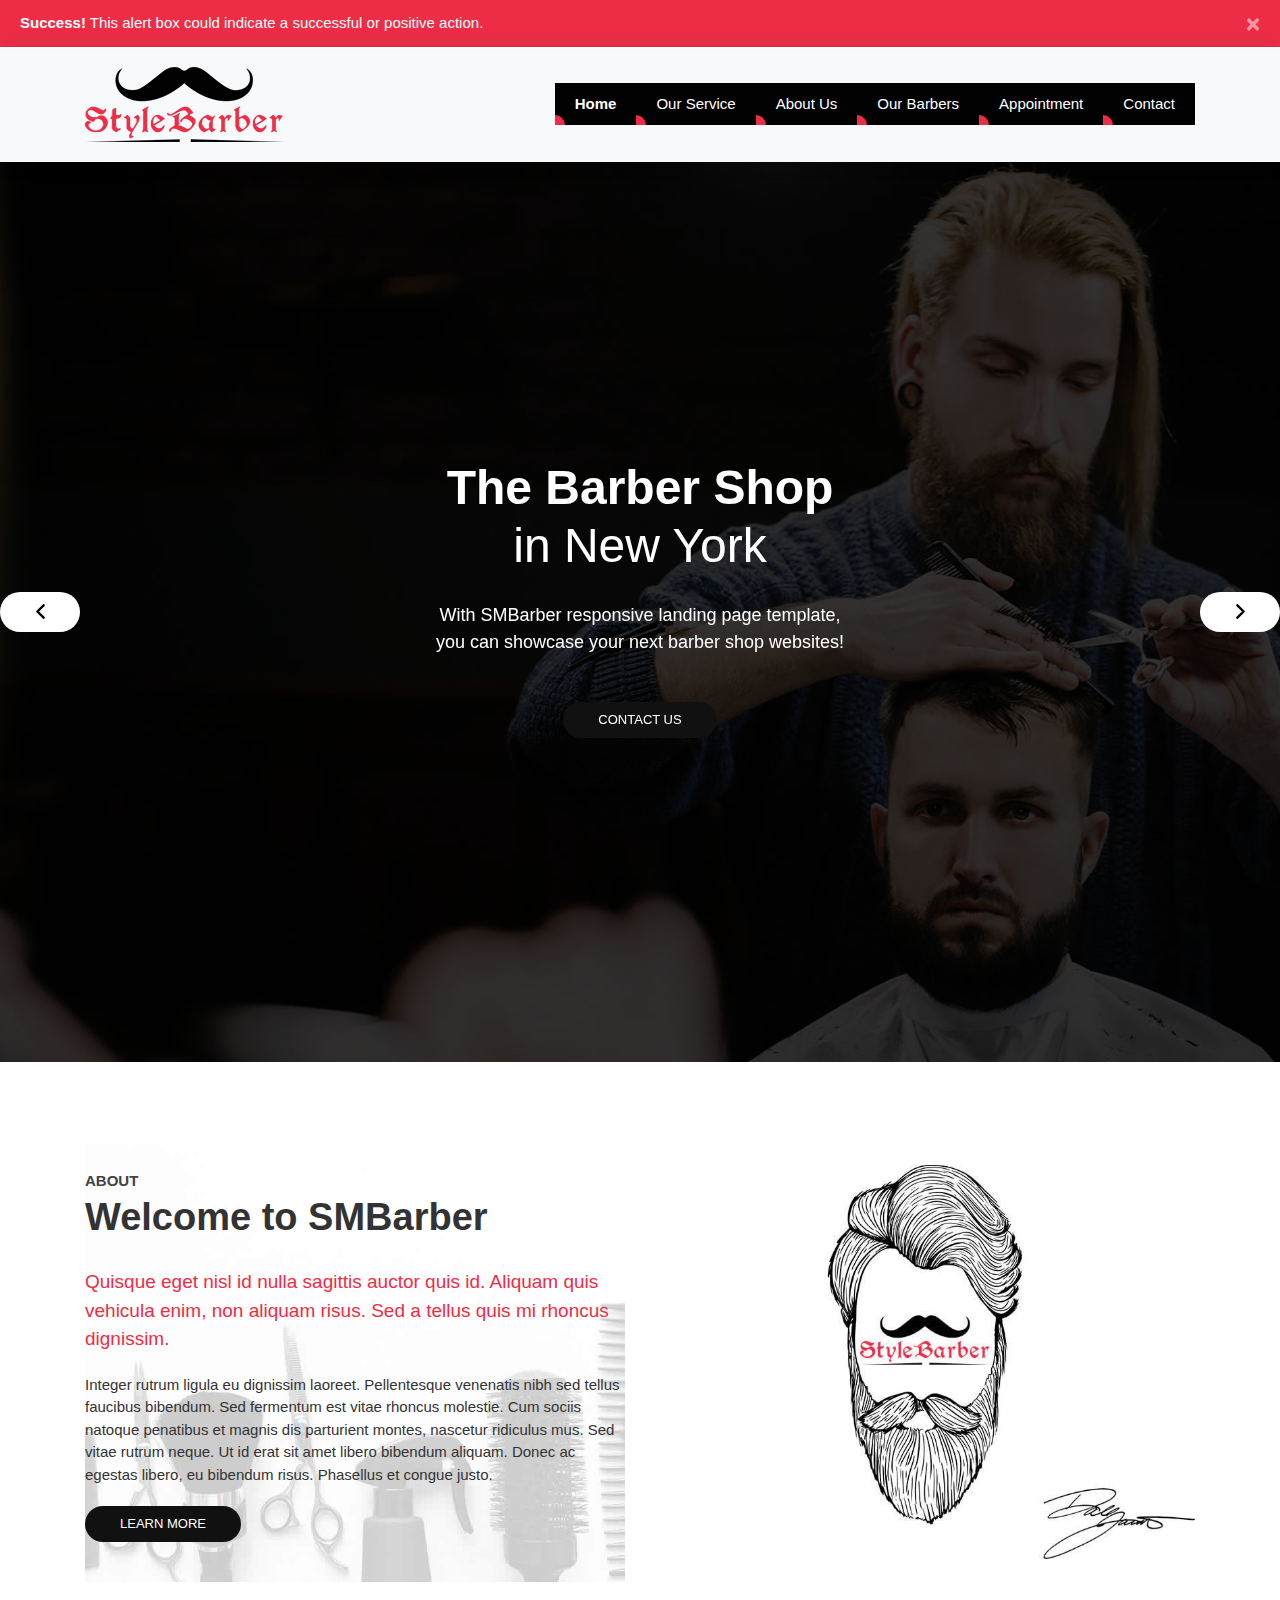
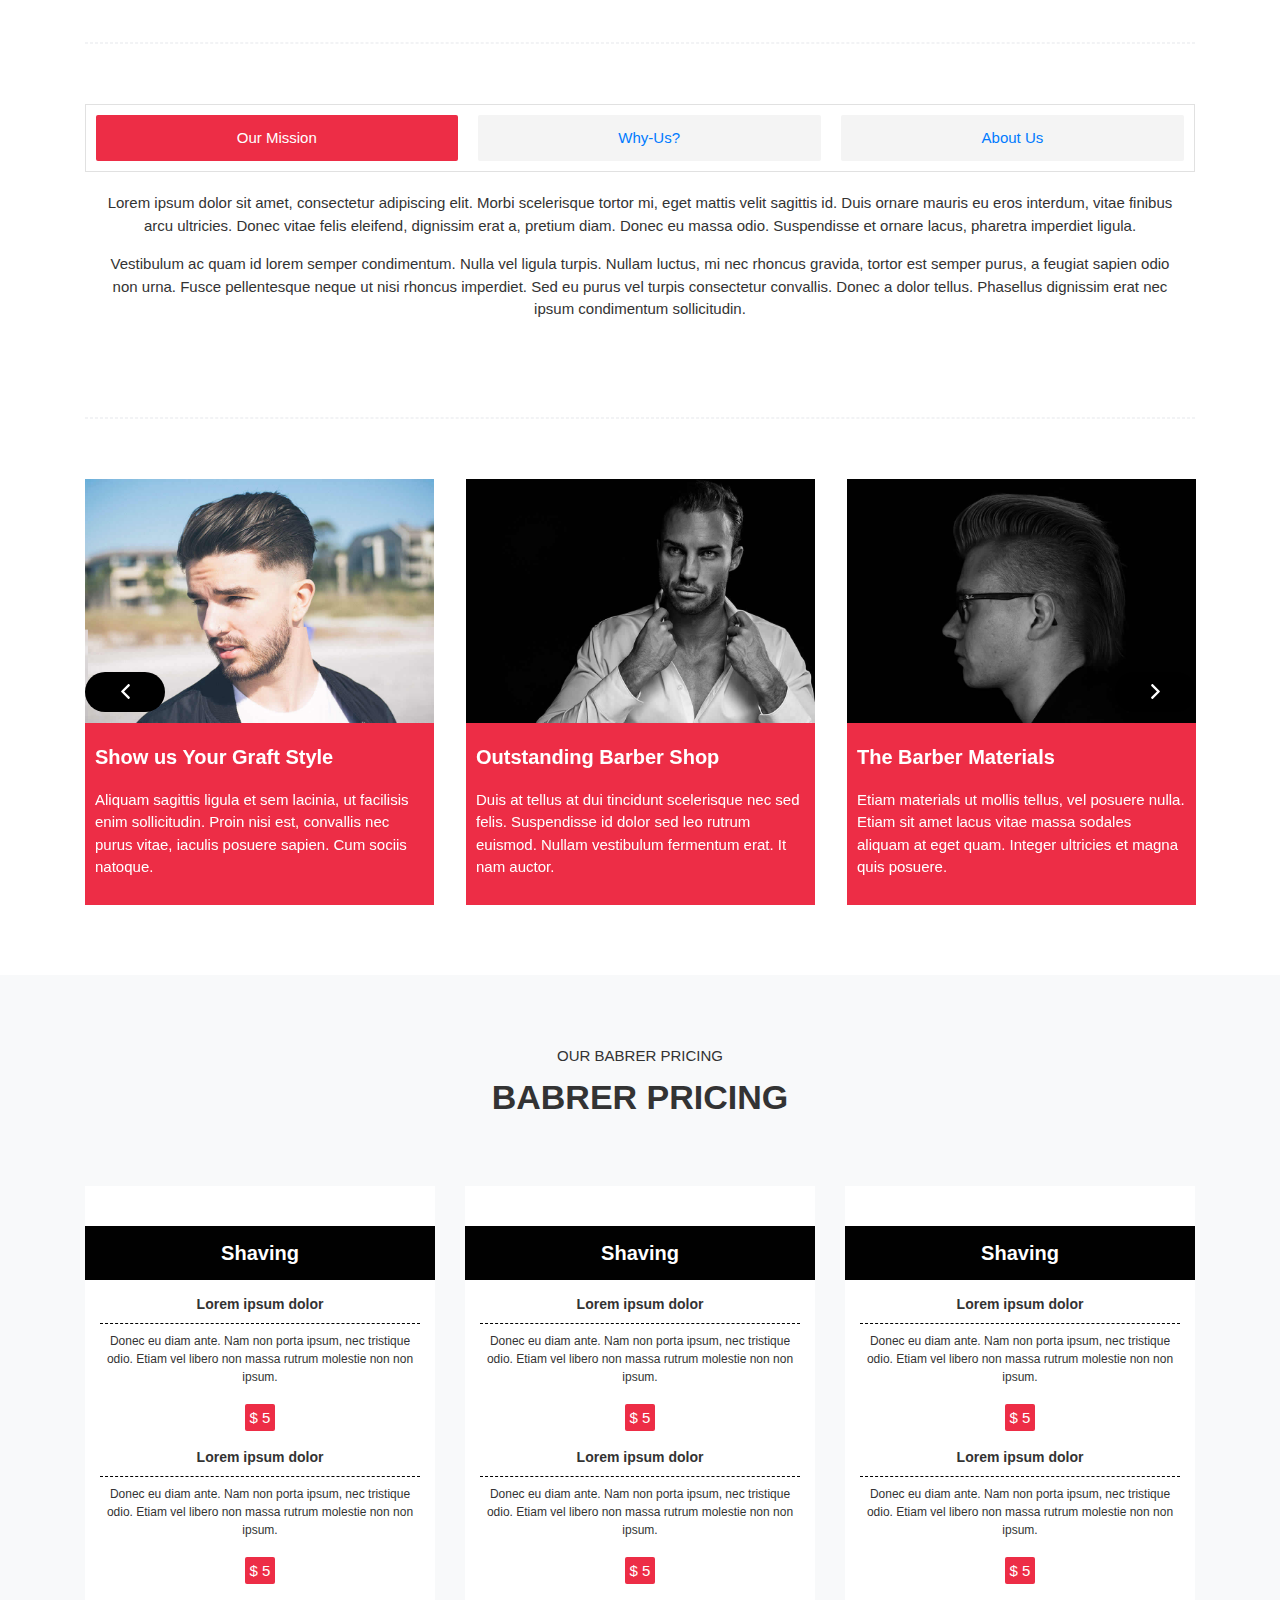
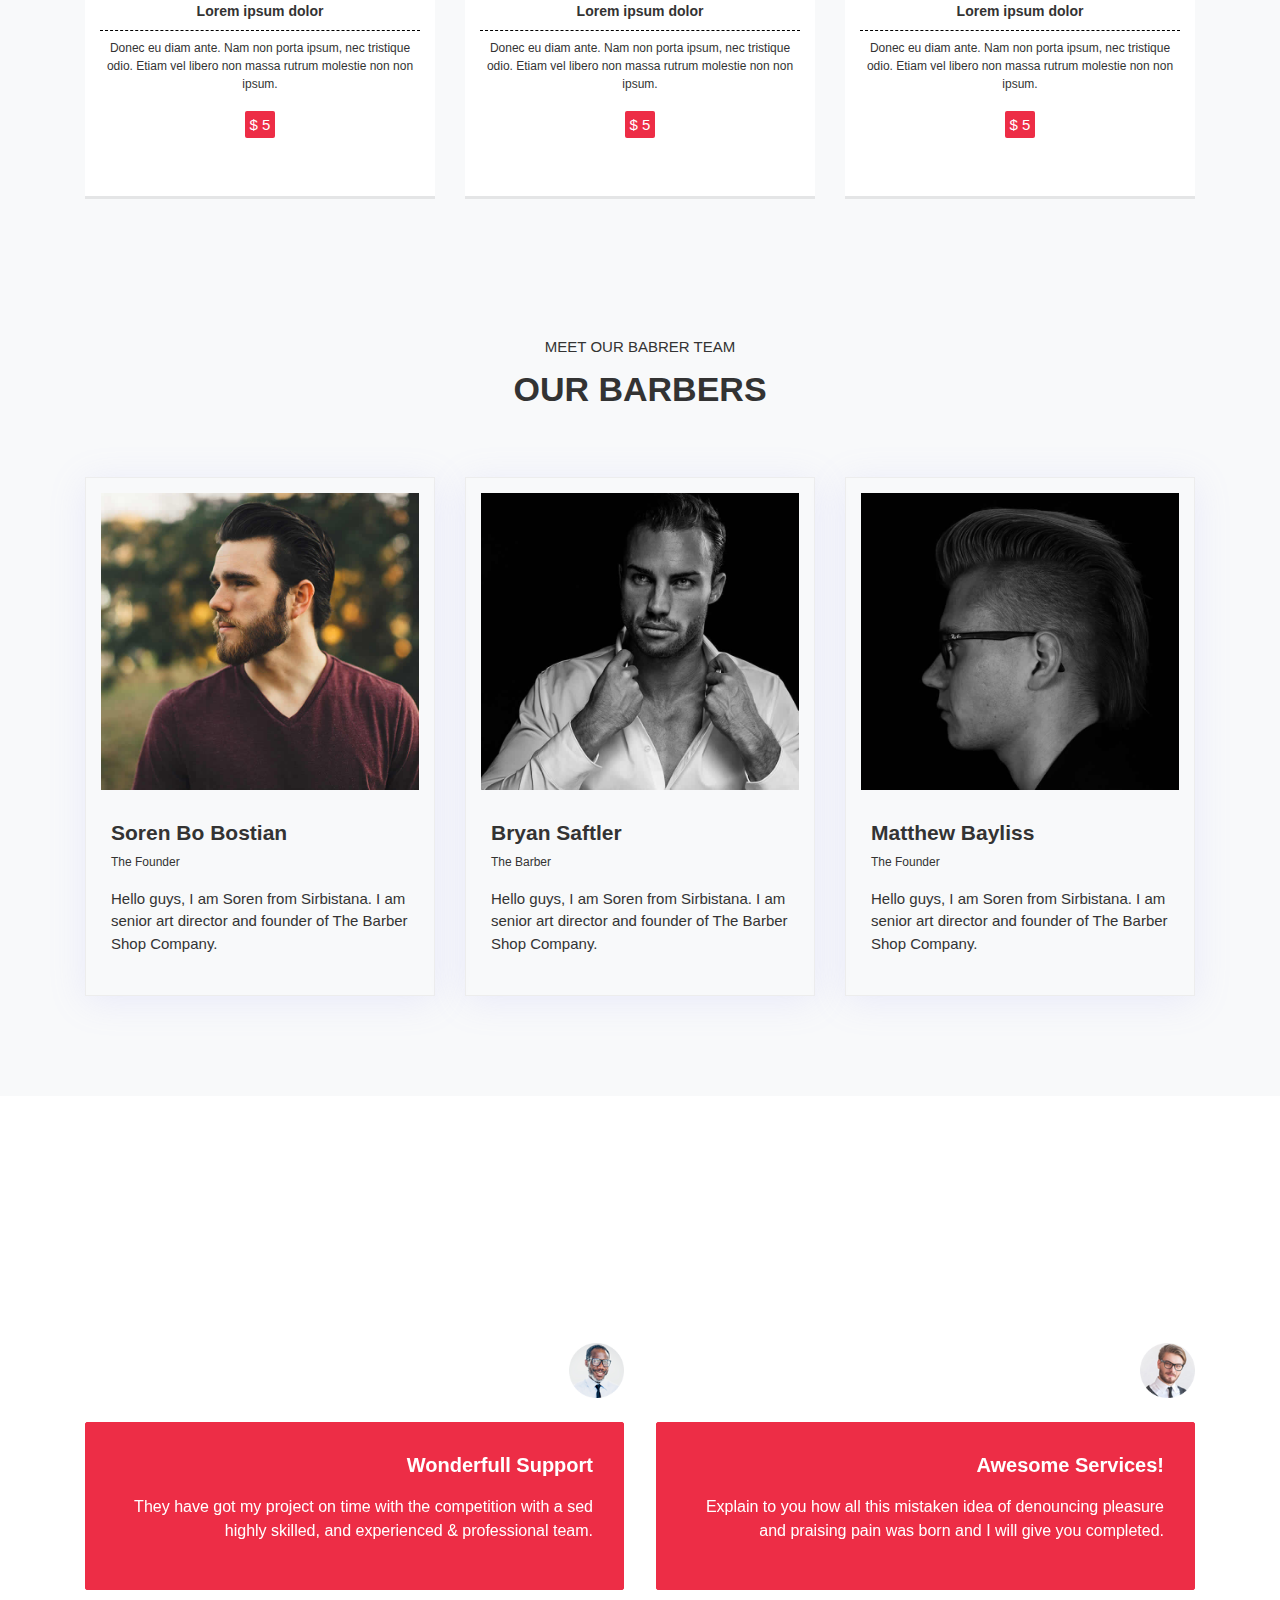
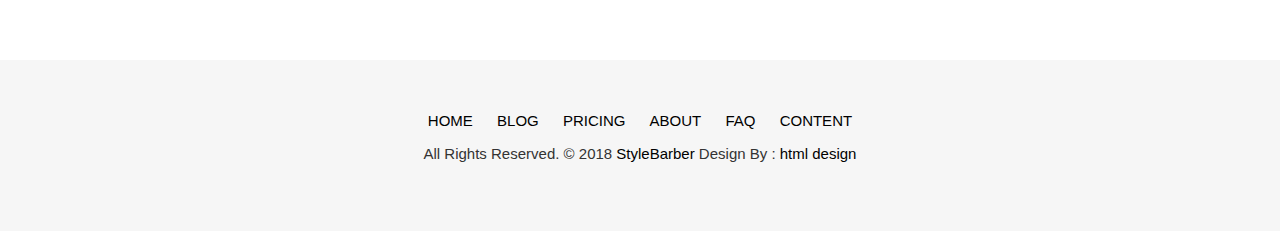
<file: index.html>
<!DOCTYPE html>
<html lang="en">

<head>
    <meta charset="UTF-8">
    <meta name="viewport" content="width=device-width, initial-scale=1.0">
    <title>Style Barber</title>
    <link rel="icon" href="./images/favicon.ico">
    <link rel="stylesheet" href="./css/bootstrap.min.css">
    <link rel="stylesheet" href="./css/flaticon.css">
    <link rel="stylesheet" href="./css/font-awesome.min.css">
    <link rel="stylesheet" href="./css/lightgallery.min.css">
    <link rel="stylesheet" href="./css/slick-theme.css">
    <link rel="stylesheet" href="./css/slick.css">
    <link rel="stylesheet" href="./css/style.css">
</head>

<body>

    <div class="alert alert-danger alert-dismissible fade show top-add" role="alert">
        <button type="button" class="close" data-dismiss="alert" aria-label="close">
            <span aria-hidden="true">&times;</span>
            <span class="sr-only">close</span>
        </button>
        <strong>Success!</strong> This alert box could indicate a successful or positive action.
    </div>

    <!---------------------------Navbar------------------------->
    <header class="top-navbar">
        <nav class="navbar navbar-expand-lg  main-header navbar-light">
            <div class="container">
                <a class="navbar-brand" href="index.html"><img src="./images/logo.png" alt=""></a>
                <div class="group d-flex align-items-center" style="outline: none;padding-right: 20px;">
                    <button class="navbar-toggler p-0" style="outline: none;padding: 6px 12px !important;" type="button"
                        data-toggle="collapse" data-target="#navbarSupportedContent"
                        aria-controls="navbarSupportedContent" aria-expanded="false"
                        aria-label="Toggle navigation"><span class="navbar-toggler-icon"></span></button>
                </div>

                <div class=" collapse navbar-collapse justify-content-end" id="navbarSupportedContent">
                    <ul class="navbar-nav">
                        <li class="nav-item"><a class="nav-link active" href="./index.html">Home</a></li>
                        <li class="nav-item"><a class="nav-link" href="./our_service.html">Our Service</a></li>
                        <li class="nav-item"><a class="nav-link" href="./about.html">About Us</a></li>
                        <li class="nav-item">
                            <a class="nav-link" href="./our_barbers.html">
                                Our Barbers
                            </a>
                        </li>
                        <li class="nav-item">
                            <a class="nav-link" href="./appointment.html">
                                Appointment
                            </a>
                        </li>
                        <li class="nav-item"><a class="nav-link" href="./contact.html">Contact</a></li>
                    </ul>
                </div>
            </div>
        </nav>
    </header>
    <!----------------------Hero------------->
    <div class="hero-slider">
        <div class="hero-slide hero-slide-1">
            <div class="slide-caption">
                <h1> <strong> The Barber Shop</strong>
                    <br>
                    in New York</h1>
                <p>With SMBarber responsive landing page template,
                    <br>
                    you can showcase your next barber shop websites!</p>
                <p><a href="" class="btn btn-primary">Contact Us</a></p>
            </div>
        </div>
        <div class="hero-slide hero-slide-2">
            <div class="slide-caption">
                <h1> <strong> The Barber Shop</strong>
                    <br>
                    in New York</h1>
                <p>With SMBarber responsive landing page template,
                    <br>
                    you can showcase your next barber shop websites!</p>
                <p><a href="" class="btn btn-primary">Contact Us</a></p>
            </div>
        </div>
        <div class="hero-slide hero-slide-3">
            <div class="slide-caption">
                <h1> <strong> The Barber Shop</strong>
                    <br>
                    in New York</h1>
                <p>With SMBarber responsive landing page template,
                    <br>
                    you can showcase your next barber shop websites!</p>
                <p><a href="" class="btn btn-primary">Contact Us</a></p>
            </div>
        </div>
    </div>

    <!----------------------------About Section--------------------------->
    <section class="about-section section">
        <div class="container">
            <div class="row align-items-center">
                <div class="col-md-6">
                    <div class="about-content">
                        <h5>About</h5>
                        <h1>Welcome to SMBarber</h1>
                        <p class="lead">Quisque eget nisl id nulla sagittis auctor quis id. Aliquam quis vehicula enim,
                            non aliquam risus. Sed a tellus quis mi rhoncus dignissim.</p>
                        <p> Integer rutrum ligula eu dignissim laoreet. Pellentesque venenatis nibh sed tellus faucibus
                            bibendum. Sed fermentum est vitae rhoncus molestie. Cum sociis natoque penatibus et magnis
                            dis parturient montes, nascetur ridiculus mus. Sed vitae rutrum neque. Ut id erat sit amet
                            libero bibendum aliquam. Donec ac egestas libero, eu bibendum risus. Phasellus et congue
                            justo. </p>
                        <a href="./about.html" class="btn btn-primary">Learn More</a>
                    </div>
                </div>
                <div class="col-md-6">
                    <img src="./images/about-img.jpg" alt="" class="img-fluid">
                </div>
            </div>
            <hr class="end-line">
            <!-----------------------Tabes-------------------->
            <div class="row">
                <div class="col-md-12 product-tabs">
                    <ul class="nav nav-tabs">
                        <li><a data-toggle="tab" href="#our-mission" class=" show active">Our Mission</a></li>
                        <li><a data-toggle="tab" href="#why-us">Why-Us?</a></li>
                        <li><a data-toggle="tab" href="#about-us">About Us</a></li>
                    </ul>

                    <div class="tab-content">
                        <div id="our-mission" class="tab-pane fade active show">
                            <p>Lorem ipsum dolor sit amet, consectetur adipiscing elit. Morbi scelerisque tortor mi,
                                eget mattis velit sagittis id. Duis ornare mauris eu eros interdum, vitae finibus arcu
                                ultricies. Donec vitae felis eleifend, dignissim erat a, pretium diam. Donec eu massa
                                odio. Suspendisse et ornare lacus, pharetra imperdiet ligula.</p>
                            <p>Vestibulum ac quam id lorem semper condimentum. Nulla vel ligula turpis. Nullam luctus,
                                mi nec rhoncus gravida, tortor est semper purus, a feugiat sapien odio non urna. Fusce
                                pellentesque neque ut nisi rhoncus imperdiet. Sed eu purus vel turpis consectetur
                                convallis. Donec a dolor tellus. Phasellus dignissim erat nec ipsum condimentum
                                sollicitudin.

                            </p>
                        </div>
                        <div id="why-us" class="tab-pane fade">
                            <p>
                                There are many variations of passages of Lorem Ipsum available, but the majority have
                                suffered alteration in some form, by injected humour, or randomised words which don't
                                look even slightly believable. If you are going to use a passage of Lorem Ipsum, you
                                need to be sure there isn't anything embarrassing hidden in the middle of text.
                            </p>

                            <ul>
                                <li><i class="fa fa-circle-o"></i>
                                    User Experince</li>
                                <li><i class="fa fa-circle-o"></i>
                                    Full Devices</li>
                                <li><i class="fa fa-circle-o"></i>
                                    Awesome Design</li>
                                <li><i class="fa fa-circle-o"></i>
                                    Visul Impact</li>
                                <li><i class="fa fa-circle-o"></i>
                                    100% Sincronized</li>
                                <li><i class="fa fa-circle-o"></i>
                                    Custom Support</li>
                            </ul>
                        </div>
                        <div id="about-us" class="tab-pane fade">
                            <p>There are many variations of passages of Lorem Ipsum available, but the majority have
                                suffered alteration in some form, by injected humour, or randomised words which don't
                                look even slightly believable. If you are going to use a passage of Lorem Ipsum, you
                                need to be sure there isn't anything embarrassing hidden in the middle of text.</p>
                        </div>
                    </div>
                </div>
            </div>

            <hr class="end-line">

            <!----------------------------------Gallery Section------------>
            <div class="gallery">
                <div class="gallery-slider" id="trustgallery">
                    <div class="item-inner">

                        <div class="item-img">
                            <img src="./images/barber_01.jpg" alt="" class="img-fluid">
                            <div class="item" data-src="./images/barber_01.jpg">
                                <i class="flaticon-unlink"></i>
                            </div>
                        </div>
                        <div class="item-content">
                            <h2>Show us Your Graft Style</h2>
                            <p>Aliquam sagittis ligula et sem lacinia, ut facilisis enim sollicitudin. Proin nisi est,
                                convallis nec purus vitae, iaculis posuere sapien. Cum sociis natoque.</p>
                        </div>
                    </div>
                    <div class="item-inner">

                        <div class="item-img">
                            <img src="./images/barber_02.jpg" alt="" class="img-fluid">

                            <div class="item" data-src="./images/barber_02.jpg">
                                <i class="flaticon-unlink"></i>
                            </div>
                        </div>
                        <div class="item-content">
                            <h2>Outstanding Barber Shop</h2>
                            <p>Duis at tellus at dui tincidunt scelerisque nec sed felis. Suspendisse id dolor sed leo
                                rutrum euismod. Nullam vestibulum fermentum erat. It nam auctor. </p>
                        </div>
                    </div>
                    <div class="item-inner">

                        <div class="item-img">
                            <img src="./images/barber_03.jpg" alt="" class="img-fluid">
                            <div class="item" data-src="./images/barber_03.jpg">
                                <i class="flaticon-unlink"></i>
                            </div>
                        </div>
                        <div class="item-content">
                            <h2>The Barber Materials</h2>
                            <p>Etiam materials ut mollis tellus, vel posuere nulla. Etiam sit amet lacus vitae massa
                                sodales aliquam at eget quam. Integer ultricies et magna quis posuere.</p>
                        </div>
                    </div>
                    <div class="item-inner">

                        <div class="item-img">
                            <img src="./images/barber_04.jpg" alt="" class="img-fluid">
                            <div class="item" data-src="./images/barber_04.jpg">
                                <i class="flaticon-unlink"></i>
                            </div>
                        </div>
                        <div class="item-content">
                            <h2>Show us Your Graft Style</h2>
                            <p>Aliquam sagittis ligula et sem lacinia, ut facilisis enim sollicitudin. Proin nisi est,
                                convallis nec purus vitae, iaculis posuere sapien. Cum sociis natoque.</p>
                        </div>
                    </div>
                    <div class="item-inner">

                        <div class="item-img">
                            <img src="./images/barber_05.jpg" alt="" class="img-fluid">
                            <div class="item" data-src="./images/barber_05.jpg">
                                <i class="flaticon-unlink"></i>
                            </div>
                        </div>
                        <div class="item-content">
                            <h2>Outstanding Barber Shop</h2>
                            <p>Duis at tellus at dui tincidunt scelerisque nec sed felis. Suspendisse id dolor sed leo
                                rutrum euismod. Nullam vestibulum fermentum erat. It nam auctor. </p>
                        </div>
                    </div>
                    <div class="item-inner">

                        <div class="item-img">
                            <img src="./images/barber_06.jpg" alt="" class="img-fluid">
                            <div class="item" data-src="./images/barber_06.jpg">
                                <i class="flaticon-unlink"></i>
                            </div>
                        </div>
                        <div class="item-content">
                            <h2>The Barber Materials</h2>
                            <p>Etiam materials ut mollis tellus, vel posuere nulla. Etiam sit amet lacus vitae massa
                                sodales aliquam at eget quam. Integer ultricies et magna quis posuere.</p>
                        </div>
                    </div>
                </div>
            </div>
        </div>
    </section>

    <!-------------------------Pricing----------------------------->
    <section class="section bg-light">
        <div class="container">
            <div class="row section-title">
                <div class="col-md-8">
                    <small>OUR BABRER PRICING</small>
                    <h3>BABRER PRICING</h3>
                </div>
            </div>
            <div class="row">
                <div class="col-lg-4">
                    <div class="pricing-card">
                        <div class="pricing-content">
                            <h3>Shaving</h3>
                            <div class="pricing-card-text">
                                <h5>Lorem ipsum dolor</h5>
                                <p>Donec eu diam ante. Nam non porta ipsum, nec tristique odio. Etiam vel libero non
                                    massa rutrum molestie non non ipsum.</p>
                                <a href="">$ 5</a>
                            </div>
                            <div class="pricing-card-text">
                                <h5>Lorem ipsum dolor</h5>
                                <p>Donec eu diam ante. Nam non porta ipsum, nec tristique odio. Etiam vel libero non
                                    massa rutrum molestie non non ipsum.</p>
                                <a href="">$ 5</a>
                            </div>
                            <div class="pricing-card-text">
                                <h5>Lorem ipsum dolor</h5>
                                <p>Donec eu diam ante. Nam non porta ipsum, nec tristique odio. Etiam vel libero non
                                    massa rutrum molestie non non ipsum.</p>
                                <a href="">$ 5</a>
                            </div>
                        </div>
                    </div>
                </div>
                <div class="col-lg-4">
                    <div class="pricing-card">
                        <div class="pricing-content">
                            <h3>Shaving</h3>
                            <div class="pricing-card-text">
                                <h5>Lorem ipsum dolor</h5>
                                <p>Donec eu diam ante. Nam non porta ipsum, nec tristique odio. Etiam vel libero non
                                    massa rutrum molestie non non ipsum.</p>
                                <a href="">$ 5</a>
                            </div>
                            <div class="pricing-card-text">
                                <h5>Lorem ipsum dolor</h5>
                                <p>Donec eu diam ante. Nam non porta ipsum, nec tristique odio. Etiam vel libero non
                                    massa rutrum molestie non non ipsum.</p>
                                <a href="">$ 5</a>
                            </div>
                            <div class="pricing-card-text">
                                <h5>Lorem ipsum dolor</h5>
                                <p>Donec eu diam ante. Nam non porta ipsum, nec tristique odio. Etiam vel libero non
                                    massa rutrum molestie non non ipsum.</p>
                                <a href="">$ 5</a>
                            </div>
                        </div>
                    </div>
                </div>
                <div class="col-lg-4">
                    <div class="pricing-card">
                        <div class="pricing-content">
                            <h3>Shaving</h3>
                            <div class="pricing-card-text">
                                <h5>Lorem ipsum dolor</h5>
                                <p>Donec eu diam ante. Nam non porta ipsum, nec tristique odio. Etiam vel libero non
                                    massa rutrum molestie non non ipsum.</p>
                                <a href="">$ 5</a>
                            </div>
                            <div class="pricing-card-text">
                                <h5>Lorem ipsum dolor</h5>
                                <p>Donec eu diam ante. Nam non porta ipsum, nec tristique odio. Etiam vel libero non
                                    massa rutrum molestie non non ipsum.</p>
                                <a href="">$ 5</a>
                            </div>
                            <div class="pricing-card-text">
                                <h5>Lorem ipsum dolor</h5>
                                <p>Donec eu diam ante. Nam non porta ipsum, nec tristique odio. Etiam vel libero non
                                    massa rutrum molestie non non ipsum.</p>
                                <a href="">$ 5</a>
                            </div>
                        </div>
                    </div>
                </div>
            </div>
        </div>
    </section>

    <!--------------------------Our Barbers------------------------------>

    <section class="section bg-light">
        <div class="container">
            <div class="row section-title">
                <div class="col-md-8">
                    <small>MEET OUR BABRER TEAM</small>
                    <h3>OUR BARBERS</h3>
                </div>
            </div>
            <div class="row">
                <div class="col-md-4">
                    <div class="our-barber-card">
                        <div class="our-barber-card-top"></div>
                        <div class="our-barber-card-img">
                            <img src="./images/barber_team_01.jpg" alt="" class="img-fluid">
                            <div class="img-social">
                                <ul>
                                    <li><a href=""><i class="fa fa-facebook"></i></a></li>
                                    <li><a href=""><i class="fa fa-github"></i></a></li>
                                    <li><a href=""><i class="fa fa-twitter"></i></a></li>
                                    <li><a href=""><i class="fa fa-linkedin"></i></a></li>
                                </ul>
                            </div>
                        </div>
                        <div class="our-barber-card-content">
                            <div class="text">
                                <h3>Soren Bo Bostian</h3>
                                <small>The Founder</small>
                            </div>
                            <p>Hello guys, I am Soren from Sirbistana. I am senior art director and founder of The
                                Barber Shop Company.</p>
                        </div>
                        <div class="our-barber-card-bottom"></div>
                    </div>
                </div>
                <div class="col-md-4">
                    <div class="our-barber-card">
                        <div class="our-barber-card-top"></div>
                        <div class="our-barber-card-img">
                            <img src="./images/barber_team_03.jpg" alt="" class="img-fluid">
                            <div class="img-social">
                                <ul>
                                    <li><a href=""><i class="fa fa-facebook"></i></a></li>
                                    <li><a href=""><i class="fa fa-github"></i></a></li>
                                    <li><a href=""><i class="fa fa-twitter"></i></a></li>
                                    <li><a href=""><i class="fa fa-linkedin"></i></a></li>
                                </ul>
                            </div>
                        </div>
                        <div class="our-barber-card-content">
                            <div class="text">
                                <h3>Bryan Saftler</h3>
                                <small>The Barber</small>
                            </div>
                            <p>Hello guys, I am Soren from Sirbistana. I am senior art director and founder of The
                                Barber Shop Company.</p>
                        </div>
                        <div class="our-barber-card-bottom"></div>
                    </div>
                </div>
                <div class="col-md-4">
                    <div class="our-barber-card">
                        <div class="our-barber-card-top"></div>
                        <div class="our-barber-card-img">
                            <img src="./images/barber_team_02.jpg" alt="" class="img-fluid">
                            <div class="img-social">
                                <ul>
                                    <li><a href=""><i class="fa fa-facebook"></i></a></li>
                                    <li><a href=""><i class="fa fa-github"></i></a></li>
                                    <li><a href=""><i class="fa fa-twitter"></i></a></li>
                                    <li><a href=""><i class="fa fa-linkedin"></i></a></li>
                                </ul>
                            </div>
                        </div>
                        <div class="our-barber-card-content">
                            <div class="text">
                                <h3>Matthew Bayliss</h3>
                                <small>The Founder</small>
                            </div>
                            <p>Hello guys, I am Soren from Sirbistana. I am senior art director and founder of The
                                Barber Shop Company.</p>
                        </div>
                        <div class="our-barber-card-bottom"></div>
                    </div>
                </div>
            </div>
        </div>
    </section>

    <!--------------------------Testimonial---------------------------->

    <section class="testimonial section">
        <div class="container">
            <div class="row section-title">
                <div class="col-md-8">
                    <small>LET'S SEE OUR TESTIMONIALS
                    </small>
                    <h3>HAPPY TESTIMONIALS</h3>
                </div>
            </div>
            <div class="testimonial-slider">
                <div class="testimonial-slide">
                    <div class="testimonial-head">
                        <div class="name">
                            <i class="fa fa-quote-right"></i>
                            <h4>James Fernando
                                <br>
                                <small>- Manager of Racer</small>
                            </h4>
                        </div>
                        <img src="./images/testi_01.png" alt="">
                    </div>
                    <div class="testimonial-content">
                        <h3>Wonderfull Support</h3>
                        <p>They have got my project on time with the competition with a sed highly skilled, and
                            experienced & professional team.</p>
                    </div>
                </div>
                <div class="testimonial-slide">
                    <div class="testimonial-head">
                        <div class="name">
                            <i class="fa fa-quote-right"></i>
                            <h4>Jacques Philips
                                <br>
                                <small>- Designer</small>
                            </h4>
                        </div>
                        <img src="./images/testi_02.png" alt="">
                    </div>
                    <div class="testimonial-content">
                        <h3>Awesome Services!</h3>
                        <p>Explain to you how all this mistaken idea of denouncing pleasure and praising pain was born
                            and I will give you completed.</p>
                    </div>
                </div>
                <div class="testimonial-slide">
                    <div class="testimonial-head">
                        <div class="name">
                            <i class="fa fa-quote-right"></i>
                            <h4>Venanda Mercy
                                <br>
                                <small>- Newyork City</small>
                            </h4>
                        </div>
                        <img src="./images/testi_03.png" alt="">
                    </div>
                    <div class="testimonial-content">
                        <h3>Great & Talented Team!</h3>
                        <p>The master-builder of human happines no one rejects, dislikes avoids pleasure itself, because
                            it is very pursue pleasure. </p>
                    </div>
                </div>
                <div class="testimonial-slide">
                    <div class="testimonial-head">
                        <div class="name">
                            <i class="fa fa-quote-right"></i>
                            <h4>Venanda Mercy
                                <br>
                                <small>- Newyork City</small>
                            </h4>
                        </div>
                        <img src="./images/testi_03.png" alt="">
                    </div>
                    <div class="testimonial-content">
                        <h3>Wonderfull Support</h3>
                        <p>They have got my project on time with the competition with a sed highly skilled, and
                            experienced & professional team.</p>
                    </div>
                </div>
            </div>
        </div>
    </section>
    <div class="copyright">
        <div class="container">
            <div class="copyright-content">
                <div class="footer-links">
                    <a href="">Home</a>
                    <a href="">Blog</a>
                    <a href="">Pricing</a>
                    <a href="">About</a>
                    <a href="">Faq</a>
                    <a href="">Content</a>
                </div>
                <p>All Rights Reserved. © 2018 <a href="">StyleBarber</a> Design By : <a href="">html design</a></p>
            </div>
        </div>
    </div>

    <a href="" class="top-button" id="back-to-top" style="display: none;">
        <i class="fa fa-angle-up"></i>
    </a>

    <script src="./js/jquery.min.js"></script>
    <script src="./js/bootstrap.min.js"></script>
    <script src="./js/popper.min.js"></script>
    <script src="./js/lightgallery-all.min.js"></script>
    <script src="./js/slick.js"></script>
    <script src="./js/script.js"></script>
</body>

</html>
</file>
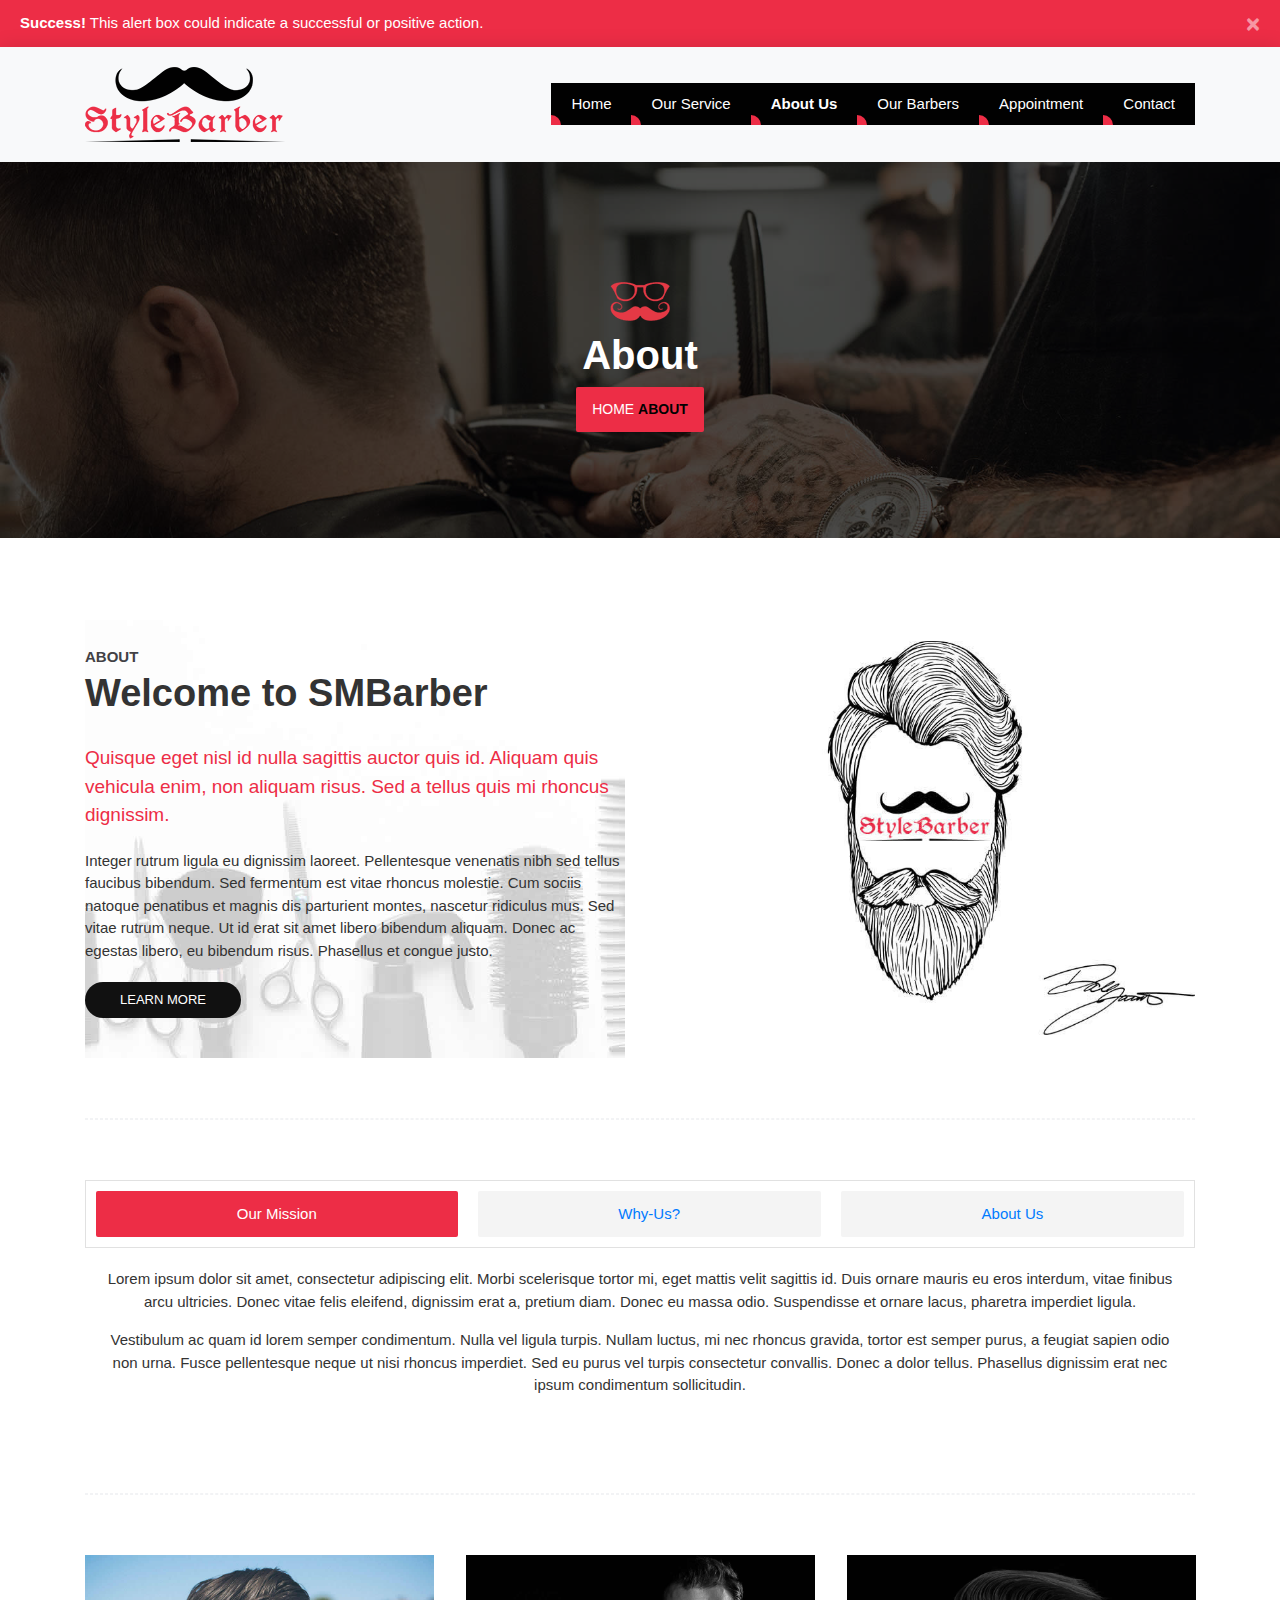
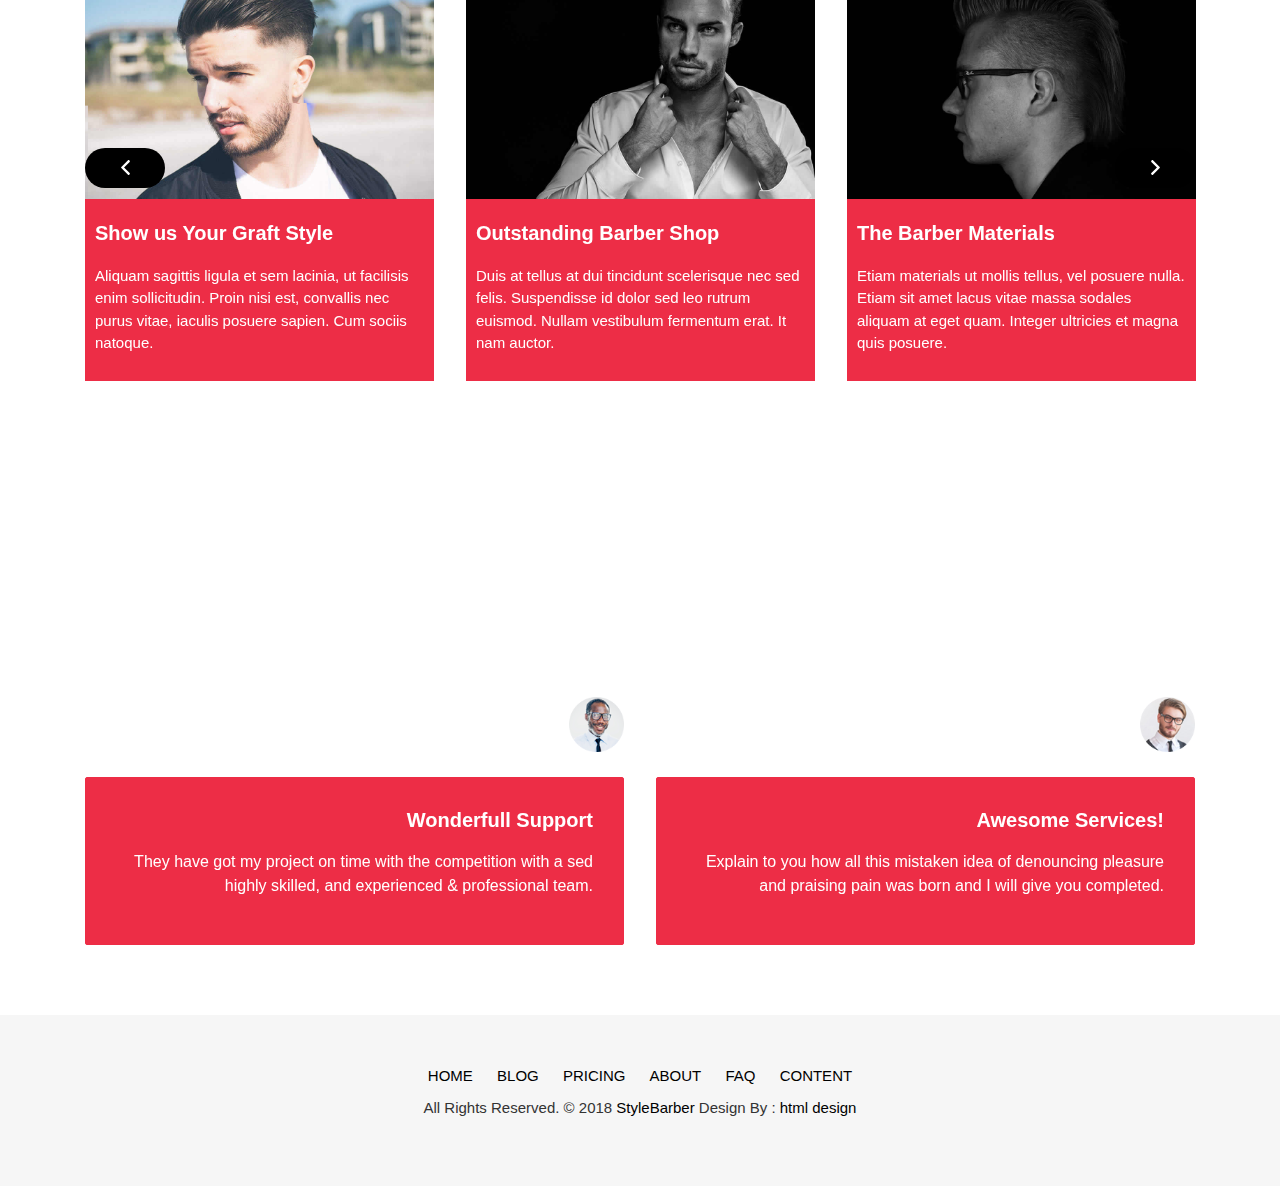
<file: about.html>
<!DOCTYPE html>
<html lang="en">

<head>
    <meta charset="UTF-8">
    <meta name="viewport" content="width=device-width, initial-scale=1.0">
    <title>Style Barber</title>
    <link rel="icon" href="./images/favicon.ico">
    <link rel="stylesheet" href="./css/bootstrap.min.css">
    <link rel="stylesheet" href="./css/flaticon.css">
    <link rel="stylesheet" href="./css/font-awesome.min.css">
    <link rel="stylesheet" href="./css/lightgallery.min.css">
    <link rel="stylesheet" href="./css/slick-theme.css">
    <link rel="stylesheet" href="./css/slick.css">
    <link rel="stylesheet" href="./css/style.css">
</head>

<body>

    <div class="alert alert-danger alert-dismissible fade show top-add" role="alert">
        <button type="button" class="close" data-dismiss="alert" aria-label="close">
            <span aria-hidden="true">&times;</span>
            <span class="sr-only">close</span>
        </button>
        <strong>Success!</strong> This alert box could indicate a successful or positive action.
    </div>

    <!---------------------------Navbar------------------------->
    <header class="top-navbar">
        <nav class="navbar navbar-expand-lg  main-header navbar-light">
            <div class="container">
                <a class="navbar-brand" href="index.html"><img src="./images/logo.png" alt=""></a>
                <div class="group d-flex align-items-center" style="outline: none;padding-right: 20px;">
                    <button class="navbar-toggler p-0" style="outline: none;padding: 6px 12px !important;" type="button"
                        data-toggle="collapse" data-target="#navbarSupportedContent"
                        aria-controls="navbarSupportedContent" aria-expanded="false"
                        aria-label="Toggle navigation"><span class="navbar-toggler-icon"></span></button>
                </div>

                <div class=" collapse navbar-collapse justify-content-end" id="navbarSupportedContent">
                    <ul class="navbar-nav">
                        <li class="nav-item"><a class="nav-link" href="./index.html">Home</a></li>
                        <li class="nav-item"><a class="nav-link" href="./our_service.html">Our Service</a></li>
                        <li class="nav-item"><a class="nav-link active" href="./about.html">About Us</a></li>
                        <li class="nav-item">
                            <a class="nav-link" href="./our_barbers.html">
                                Our Barbers
                            </a>
                        </li>
                        <li class="nav-item">
                            <a class="nav-link" href="./appointment.html">
                                Appointment
                            </a>
                        </li>
                        <li class="nav-item"><a class="nav-link" href="./contact.html">Contact</a></li>
                    </ul>
                </div>
            </div>
        </nav>
    </header>
    <!----------------------------Hero Page--------------------------->
    <div class="hero-page">
        <div class="container">
            <div class="row">
                <div class="col-md-12">
                    <div class="hero-page-content">
                        <img src="./images/mustache.png" alt="">
                        <h1>About</h1>
                        <ul>
                            <li><a href="./index.html">Home</a></li>
                            <li>About</li>
                        </ul>
                    </div>
                </div>
            </div>
        </div>
    </div>

    <!----------------------------About Section--------------------------->
    <section class="about-section section">
        <div class="container">
            <div class="row align-items-center">
                <div class="col-md-6">
                    <div class="about-content">
                        <h5>About</h5>
                        <h1>Welcome to SMBarber</h1>
                        <p class="lead">Quisque eget nisl id nulla sagittis auctor quis id. Aliquam quis vehicula enim,
                            non aliquam risus. Sed a tellus quis mi rhoncus dignissim.</p>
                        <p> Integer rutrum ligula eu dignissim laoreet. Pellentesque venenatis nibh sed tellus faucibus
                            bibendum. Sed fermentum est vitae rhoncus molestie. Cum sociis natoque penatibus et magnis
                            dis parturient montes, nascetur ridiculus mus. Sed vitae rutrum neque. Ut id erat sit amet
                            libero bibendum aliquam. Donec ac egestas libero, eu bibendum risus. Phasellus et congue
                            justo. </p>
                        <a href="" class="btn btn-primary">Learn More</a>
                    </div>
                </div>
                <div class="col-md-6">
                    <img src="./images/about-img.jpg" alt="" class="img-fluid">
                </div>
            </div>
            <hr class="end-line">
            <!-----------------------Tabes-------------------->
            <div class="row">
                <div class="col-md-12 product-tabs">
                    <ul class="nav nav-tabs">
                        <li><a data-toggle="tab" href="#our-mission" class=" show active">Our Mission</a></li>
                        <li><a data-toggle="tab" href="#why-us">Why-Us?</a></li>
                        <li><a data-toggle="tab" href="#about-us">About Us</a></li>
                    </ul>

                    <div class="tab-content">
                        <div id="our-mission" class="tab-pane fade active show">
                            <p>Lorem ipsum dolor sit amet, consectetur adipiscing elit. Morbi scelerisque tortor mi,
                                eget mattis velit sagittis id. Duis ornare mauris eu eros interdum, vitae finibus arcu
                                ultricies. Donec vitae felis eleifend, dignissim erat a, pretium diam. Donec eu massa
                                odio. Suspendisse et ornare lacus, pharetra imperdiet ligula.</p>
                            <p>Vestibulum ac quam id lorem semper condimentum. Nulla vel ligula turpis. Nullam luctus,
                                mi nec rhoncus gravida, tortor est semper purus, a feugiat sapien odio non urna. Fusce
                                pellentesque neque ut nisi rhoncus imperdiet. Sed eu purus vel turpis consectetur
                                convallis. Donec a dolor tellus. Phasellus dignissim erat nec ipsum condimentum
                                sollicitudin.

                            </p>
                        </div>
                        <div id="why-us" class="tab-pane fade">
                            <p>
                                There are many variations of passages of Lorem Ipsum available, but the majority have
                                suffered alteration in some form, by injected humour, or randomised words which don't
                                look even slightly believable. If you are going to use a passage of Lorem Ipsum, you
                                need to be sure there isn't anything embarrassing hidden in the middle of text.
                            </p>

                            <ul>
                                <li><i class="fa fa-circle-o"></i>
                                    User Experince</li>
                                <li><i class="fa fa-circle-o"></i>
                                    Full Devices</li>
                                <li><i class="fa fa-circle-o"></i>
                                    Awesome Design</li>
                                <li><i class="fa fa-circle-o"></i>
                                    Visul Impact</li>
                                <li><i class="fa fa-circle-o"></i>
                                    100% Sincronized</li>
                                <li><i class="fa fa-circle-o"></i>
                                    Custom Support</li>
                            </ul>
                        </div>
                        <div id="about-us" class="tab-pane fade">
                            <p>There are many variations of passages of Lorem Ipsum available, but the majority have
                                suffered alteration in some form, by injected humour, or randomised words which don't
                                look even slightly believable. If you are going to use a passage of Lorem Ipsum, you
                                need to be sure there isn't anything embarrassing hidden in the middle of text.</p>
                        </div>
                    </div>
                </div>
            </div>

            <hr class="end-line">

            <!----------------------------------Gallery Section------------>
            <div class="gallery">
                <div class="gallery-slider" id="trustgallery">
                    <div class="item-inner">

                        <div class="item-img">
                            <img src="./images/barber_01.jpg" alt="" class="img-fluid">
                            <div class="item" data-src="./images/barber_01.jpg">
                                <i class="flaticon-unlink"></i>
                            </div>
                        </div>
                        <div class="item-content">
                            <h2>Show us Your Graft Style</h2>
                            <p>Aliquam sagittis ligula et sem lacinia, ut facilisis enim sollicitudin. Proin nisi est,
                                convallis nec purus vitae, iaculis posuere sapien. Cum sociis natoque.</p>
                        </div>
                    </div>
                    <div class="item-inner">

                        <div class="item-img">
                            <img src="./images/barber_02.jpg" alt="" class="img-fluid">

                            <div class="item" data-src="./images/barber_02.jpg">
                                <i class="flaticon-unlink"></i>
                            </div>
                        </div>
                        <div class="item-content">
                            <h2>Outstanding Barber Shop</h2>
                            <p>Duis at tellus at dui tincidunt scelerisque nec sed felis. Suspendisse id dolor sed leo
                                rutrum euismod. Nullam vestibulum fermentum erat. It nam auctor. </p>
                        </div>
                    </div>
                    <div class="item-inner">

                        <div class="item-img">
                            <img src="./images/barber_03.jpg" alt="" class="img-fluid">
                            <div class="item" data-src="./images/barber_03.jpg">
                                <i class="flaticon-unlink"></i>
                            </div>
                        </div>
                        <div class="item-content">
                            <h2>The Barber Materials</h2>
                            <p>Etiam materials ut mollis tellus, vel posuere nulla. Etiam sit amet lacus vitae massa
                                sodales aliquam at eget quam. Integer ultricies et magna quis posuere.</p>
                        </div>
                    </div>
                    <div class="item-inner">

                        <div class="item-img">
                            <img src="./images/barber_04.jpg" alt="" class="img-fluid">
                            <div class="item" data-src="./images/barber_04.jpg">
                                <i class="flaticon-unlink"></i>
                            </div>
                        </div>
                        <div class="item-content">
                            <h2>Show us Your Graft Style</h2>
                            <p>Aliquam sagittis ligula et sem lacinia, ut facilisis enim sollicitudin. Proin nisi est,
                                convallis nec purus vitae, iaculis posuere sapien. Cum sociis natoque.</p>
                        </div>
                    </div>
                    <div class="item-inner">

                        <div class="item-img">
                            <img src="./images/barber_05.jpg" alt="" class="img-fluid">
                            <div class="item" data-src="./images/barber_05.jpg">
                                <i class="flaticon-unlink"></i>
                            </div>
                        </div>
                        <div class="item-content">
                            <h2>Outstanding Barber Shop</h2>
                            <p>Duis at tellus at dui tincidunt scelerisque nec sed felis. Suspendisse id dolor sed leo
                                rutrum euismod. Nullam vestibulum fermentum erat. It nam auctor. </p>
                        </div>
                    </div>
                    <div class="item-inner">

                        <div class="item-img">
                            <img src="./images/barber_06.jpg" alt="" class="img-fluid">
                            <div class="item" data-src="./images/barber_06.jpg">
                                <i class="flaticon-unlink"></i>
                            </div>
                        </div>
                        <div class="item-content">
                            <h2>The Barber Materials</h2>
                            <p>Etiam materials ut mollis tellus, vel posuere nulla. Etiam sit amet lacus vitae massa
                                sodales aliquam at eget quam. Integer ultricies et magna quis posuere.</p>
                        </div>
                    </div>
                </div>
            </div>
        </div>
    </section>

    <!--------------------------Testimonial---------------------------->

    <section class="testimonial section">
        <div class="container">
            <div class="row section-title">
                <div class="col-md-8">
                    <small>LET'S SEE OUR TESTIMONIALS
                    </small>
                    <h3>HAPPY TESTIMONIALS</h3>
                </div>
            </div>
            <div class="testimonial-slider">
                <div class="testimonial-slide">
                    <div class="testimonial-head">
                        <div class="name">
                            <i class="fa fa-quote-right"></i>
                            <h4>James Fernando
                                <br>
                                <small>- Manager of Racer</small>
                            </h4>
                        </div>
                        <img src="./images/testi_01.png" alt="">
                    </div>
                    <div class="testimonial-content">
                        <h3>Wonderfull Support</h3>
                        <p>They have got my project on time with the competition with a sed highly skilled, and
                            experienced & professional team.</p>
                    </div>
                </div>
                <div class="testimonial-slide">
                    <div class="testimonial-head">
                        <div class="name">
                            <i class="fa fa-quote-right"></i>
                            <h4>Jacques Philips
                                <br>
                                <small>- Designer</small>
                            </h4>
                        </div>
                        <img src="./images/testi_02.png" alt="">
                    </div>
                    <div class="testimonial-content">
                        <h3>Awesome Services!</h3>
                        <p>Explain to you how all this mistaken idea of denouncing pleasure and praising pain was born
                            and I will give you completed.</p>
                    </div>
                </div>
                <div class="testimonial-slide">
                    <div class="testimonial-head">
                        <div class="name">
                            <i class="fa fa-quote-right"></i>
                            <h4>Venanda Mercy
                                <br>
                                <small>- Newyork City</small>
                            </h4>
                        </div>
                        <img src="./images/testi_03.png" alt="">
                    </div>
                    <div class="testimonial-content">
                        <h3>Great & Talented Team!</h3>
                        <p>The master-builder of human happines no one rejects, dislikes avoids pleasure itself, because
                            it is very pursue pleasure. </p>
                    </div>
                </div>
                <div class="testimonial-slide">
                    <div class="testimonial-head">
                        <div class="name">
                            <i class="fa fa-quote-right"></i>
                            <h4>Venanda Mercy
                                <br>
                                <small>- Newyork City</small>
                            </h4>
                        </div>
                        <img src="./images/testi_03.png" alt="">
                    </div>
                    <div class="testimonial-content">
                        <h3>Wonderfull Support</h3>
                        <p>They have got my project on time with the competition with a sed highly skilled, and
                            experienced & professional team.</p>
                    </div>
                </div>
            </div>
        </div>
    </section>
    <div class="copyright">
        <div class="container">
            <div class="copyright-content">
                <div class="footer-links">
                    <a href="">Home</a>
                    <a href="">Blog</a>
                    <a href="">Pricing</a>
                    <a href="">About</a>
                    <a href="">Faq</a>
                    <a href="">Content</a>
                </div>
                <p>All Rights Reserved. © 2018 <a href="">StyleBarber</a> Design By : <a href="">html design</a></p>
            </div>
        </div>
    </div>

    <a href="" class="top-button" id="back-to-top" style="display: none;">
        <i class="fa fa-angle-up"></i>
    </a>

    <script src="./js/jquery.min.js"></script>
    <script src="./js/bootstrap.min.js"></script>
    <script src="./js/popper.min.js"></script>
    <script src="./js/lightgallery-all.min.js"></script>
    <script src="./js/slick.js"></script>
    <script src="./js/script.js"></script>
</body>

</html>
</file>
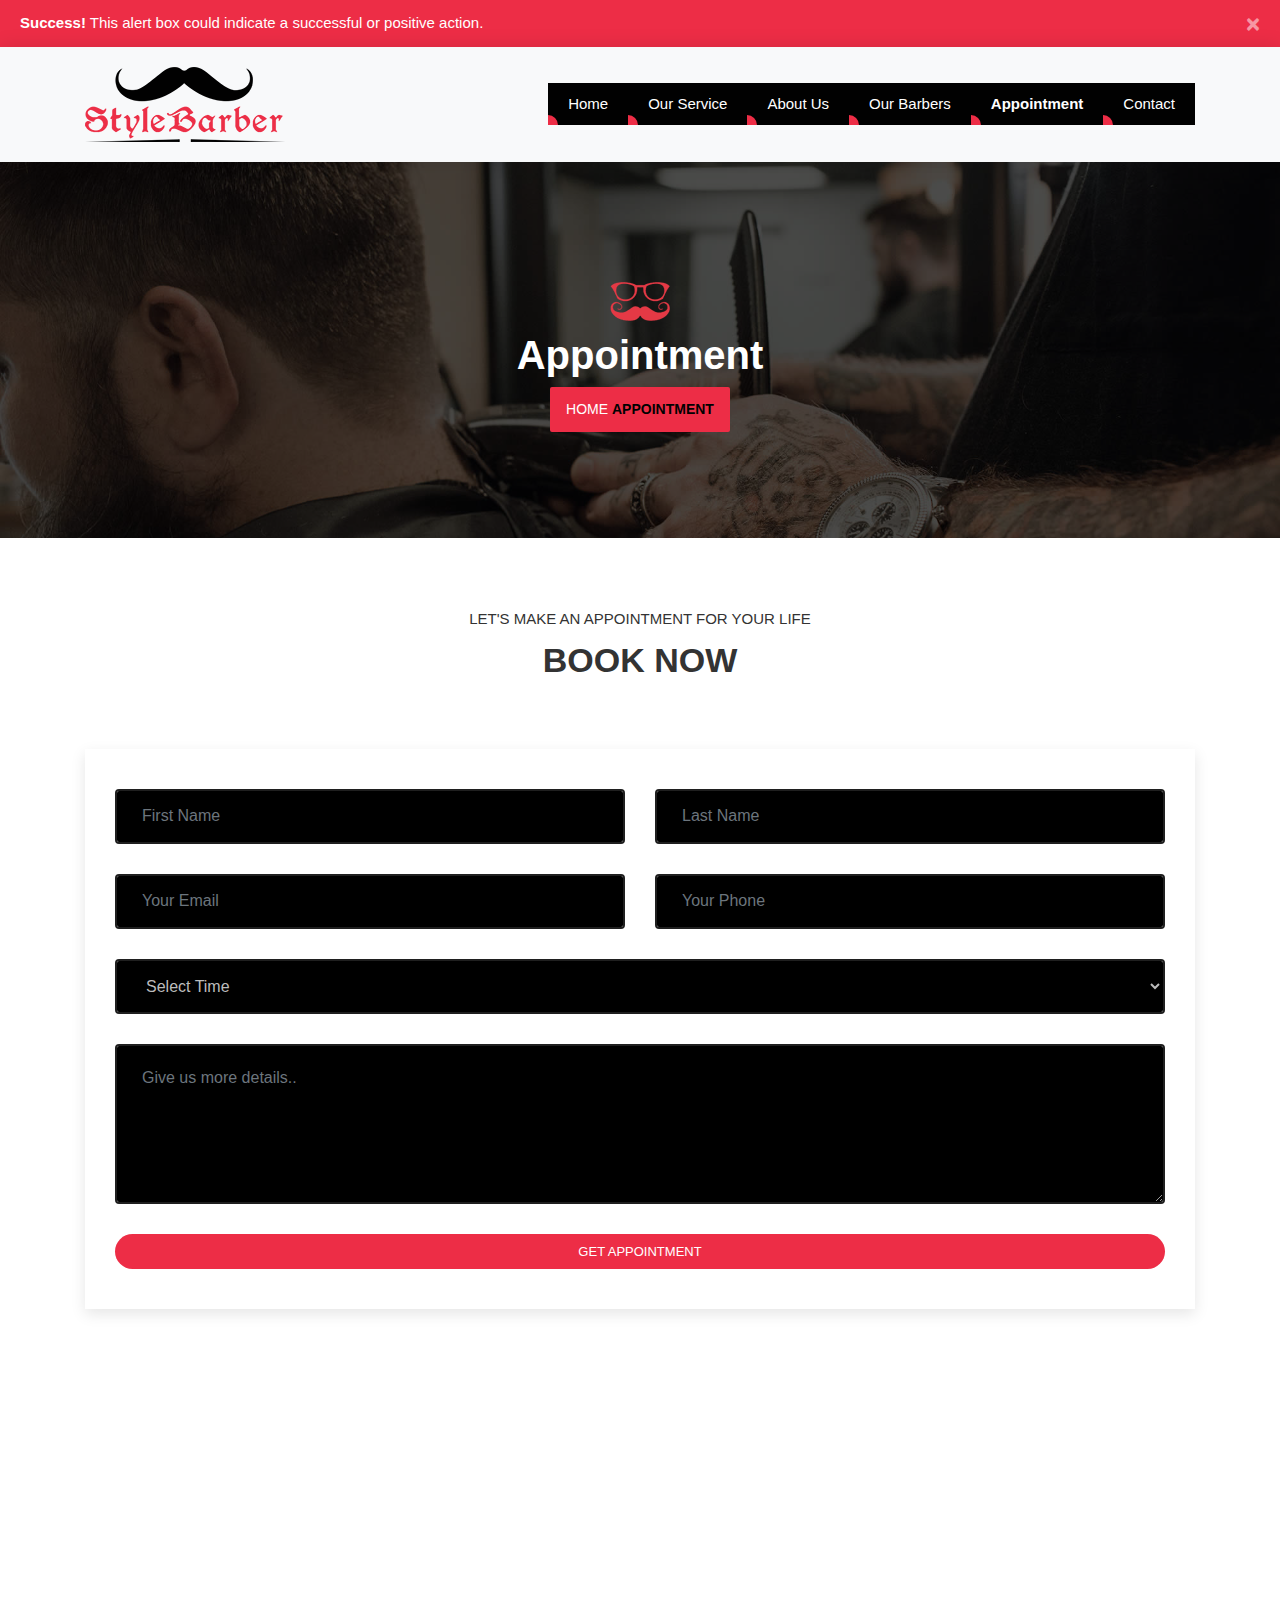
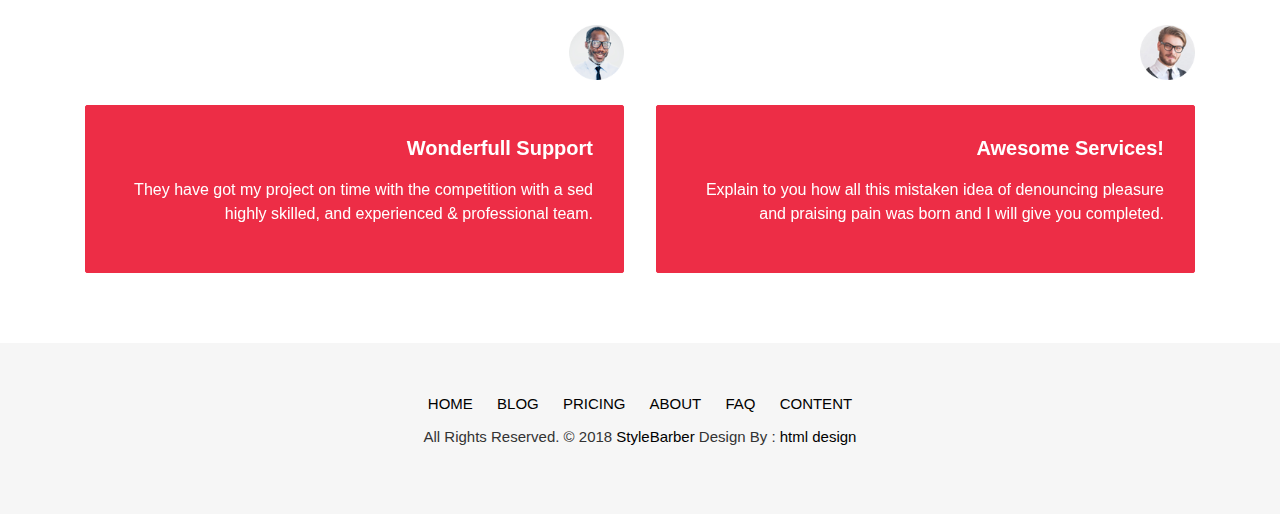
<file: appointment.html>
<!DOCTYPE html>
<html lang="en">

<head>
    <meta charset="UTF-8">
    <meta name="viewport" content="width=device-width, initial-scale=1.0">
    <title>Style Barber</title>
    <link rel="icon" href="./images/favicon.ico">
    <link rel="stylesheet" href="./css/bootstrap.min.css">
    <link rel="stylesheet" href="./css/flaticon.css">
    <link rel="stylesheet" href="./css/font-awesome.min.css">
    <link rel="stylesheet" href="./css/lightgallery.min.css">
    <link rel="stylesheet" href="./css/slick-theme.css">
    <link rel="stylesheet" href="./css/slick.css">
    <link rel="stylesheet" href="./css/style.css">
</head>

<body>

    <div class="alert alert-danger alert-dismissible fade show top-add" role="alert">
        <button type="button" class="close" data-dismiss="alert" aria-label="close">
            <span aria-hidden="true">&times;</span>
            <span class="sr-only">close</span>
        </button>
        <strong>Success!</strong> This alert box could indicate a successful or positive action.
    </div>

    <!---------------------------Navbar------------------------->
    <header class="top-navbar">
        <nav class="navbar navbar-expand-lg  main-header navbar-light">
            <div class="container">
                <a class="navbar-brand" href="index.html"><img src="./images/logo.png" alt=""></a>
                <div class="group d-flex align-items-center" style="outline: none;padding-right: 20px;">
                    <button class="navbar-toggler p-0" style="outline: none;padding: 6px 12px !important;" type="button"
                        data-toggle="collapse" data-target="#navbarSupportedContent"
                        aria-controls="navbarSupportedContent" aria-expanded="false"
                        aria-label="Toggle navigation"><span class="navbar-toggler-icon"></span></button>
                </div>

                <div class=" collapse navbar-collapse justify-content-end" id="navbarSupportedContent">
                    <ul class="navbar-nav">
                        <li class="nav-item"><a class="nav-link" href="./index.html">Home</a></li>
                        <li class="nav-item"><a class="nav-link" href="./our_service.html">Our Service</a></li>
                        <li class="nav-item"><a class="nav-link" href="./about.html">About Us</a></li>
                        <li class="nav-item">
                            <a class="nav-link" href="./our_barbers.html">
                                Our Barbers
                            </a>
                        </li>
                        <li class="nav-item">
                            <a class="nav-link active" href="./appointment.html">
                                Appointment
                            </a>
                        </li>
                        <li class="nav-item"><a class="nav-link" href="./contact.html">Contact</a></li>
                    </ul>
                </div>
            </div>
        </nav>
    </header>
    <!----------------------------Hero Page--------------------------->
    <div class="hero-page">
        <div class="container">
            <div class="row">
                <div class="col-md-12">
                    <div class="hero-page-content">
                        <img src="./images/mustache.png" alt="">
                        <h1>Appointment</h1>
                        <ul>
                            <li><a href="./index.html">Home</a></li>
                            <li>Appointment</li>
                        </ul>
                    </div>
                </div>
            </div>
        </div>
    </div>

    <!-----------------------------Appointment---------------------------->
    <section class="section">
        <div class="container">
            <div class="row section-title">
                <div class="col-md-8">
                    <small>LET'S MAKE AN APPOINTMENT FOR YOUR LIFE</small>
                    <h3>BOOK NOW</h3>
                </div>
            </div>
            <div class="row">
                <div class="col-md-12">
                    <div class="contact-form">
                        <form action="">
                            <div class="row">
                                <div class="col-md-6 col-sm-6">
                                    <input type="text" name="firstname" placeholder="First Name" class="form-control">
                                </div>
                                <div class="col-md-6 col-sm-6">
                                    <input type="text" name="lastname" placeholder="Last Name" class="form-control">
                                </div>
                                <div class="col-md-6 col-sm-6">
                                    <input type="email" name="lastname" placeholder="Your Email" class="form-control">
                                </div>
                                <div class="col-md-6 col-sm-6">
                                    <input type="text" name="lastname" placeholder="Your Phone" class="form-control">
                                </div>
                                <div class="col-md-12 col-sm-12">
                                    <select name="" id="" class="form-control">
                                        <option value="" disabled selected>Select Time</option>
                                        <option value=" weekdays">Week Days</option>
                                        <option value="weekend">Week End</option>
                                    </select>
                                </div>
                                <div class="col-md-12 col-sm-12">
                                    <textarea name="" id="" class="form-control" rows="6"
                                        placeholder="Give us more details.."></textarea>
                                </div>

                                <div class="form-btn text-center">
                                    <button type="submit" class="btn btn-light ">Get Appointment</button>
                                </div>
                            </div>
                        </form>
                    </div>
                </div>
            </div>
        </div>
    </section>

    <!--------------------------Testimonial---------------------------->

    <section class="testimonial section">
        <div class="container">
            <div class="row section-title">
                <div class="col-md-8">
                    <small>LET'S SEE OUR TESTIMONIALS
                    </small>
                    <h3>HAPPY TESTIMONIALS</h3>
                </div>
            </div>
            <div class="testimonial-slider">
                <div class="testimonial-slide">
                    <div class="testimonial-head">
                        <div class="name">
                            <i class="fa fa-quote-right"></i>
                            <h4>James Fernando
                                <br>
                                <small>- Manager of Racer</small>
                            </h4>
                        </div>
                        <img src="./images/testi_01.png" alt="">
                    </div>
                    <div class="testimonial-content">
                        <h3>Wonderfull Support</h3>
                        <p>They have got my project on time with the competition with a sed highly skilled, and
                            experienced & professional team.</p>
                    </div>
                </div>
                <div class="testimonial-slide">
                    <div class="testimonial-head">
                        <div class="name">
                            <i class="fa fa-quote-right"></i>
                            <h4>Jacques Philips
                                <br>
                                <small>- Designer</small>
                            </h4>
                        </div>
                        <img src="./images/testi_02.png" alt="">
                    </div>
                    <div class="testimonial-content">
                        <h3>Awesome Services!</h3>
                        <p>Explain to you how all this mistaken idea of denouncing pleasure and praising pain was born
                            and I will give you completed.</p>
                    </div>
                </div>
                <div class="testimonial-slide">
                    <div class="testimonial-head">
                        <div class="name">
                            <i class="fa fa-quote-right"></i>
                            <h4>Venanda Mercy
                                <br>
                                <small>- Newyork City</small>
                            </h4>
                        </div>
                        <img src="./images/testi_03.png" alt="">
                    </div>
                    <div class="testimonial-content">
                        <h3>Great & Talented Team!</h3>
                        <p>The master-builder of human happines no one rejects, dislikes avoids pleasure itself, because
                            it is very pursue pleasure. </p>
                    </div>
                </div>
                <div class="testimonial-slide">
                    <div class="testimonial-head">
                        <div class="name">
                            <i class="fa fa-quote-right"></i>
                            <h4>Venanda Mercy
                                <br>
                                <small>- Newyork City</small>
                            </h4>
                        </div>
                        <img src="./images/testi_03.png" alt="">
                    </div>
                    <div class="testimonial-content">
                        <h3>Wonderfull Support</h3>
                        <p>They have got my project on time with the competition with a sed highly skilled, and
                            experienced & professional team.</p>
                    </div>
                </div>
            </div>
        </div>
    </section>
    <div class="copyright">
        <div class="container">
            <div class="copyright-content">
                <div class="footer-links">
                    <a href="">Home</a>
                    <a href="">Blog</a>
                    <a href="">Pricing</a>
                    <a href="">About</a>
                    <a href="">Faq</a>
                    <a href="">Content</a>
                </div>
                <p>All Rights Reserved. © 2018 <a href="">StyleBarber</a> Design By : <a href="">html design</a></p>
            </div>
        </div>
    </div>

    <a href="" class="top-button" id="back-to-top" style="display: none;">
        <i class="fa fa-angle-up"></i>
    </a>

    <script src="./js/jquery.min.js"></script>
    <script src="./js/bootstrap.min.js"></script>
    <script src="./js/popper.min.js"></script>
    <script src="./js/lightgallery-all.min.js"></script>
    <script src="./js/slick.js"></script>
    <script src="./js/script.js"></script>
</body>

</html>
</file>
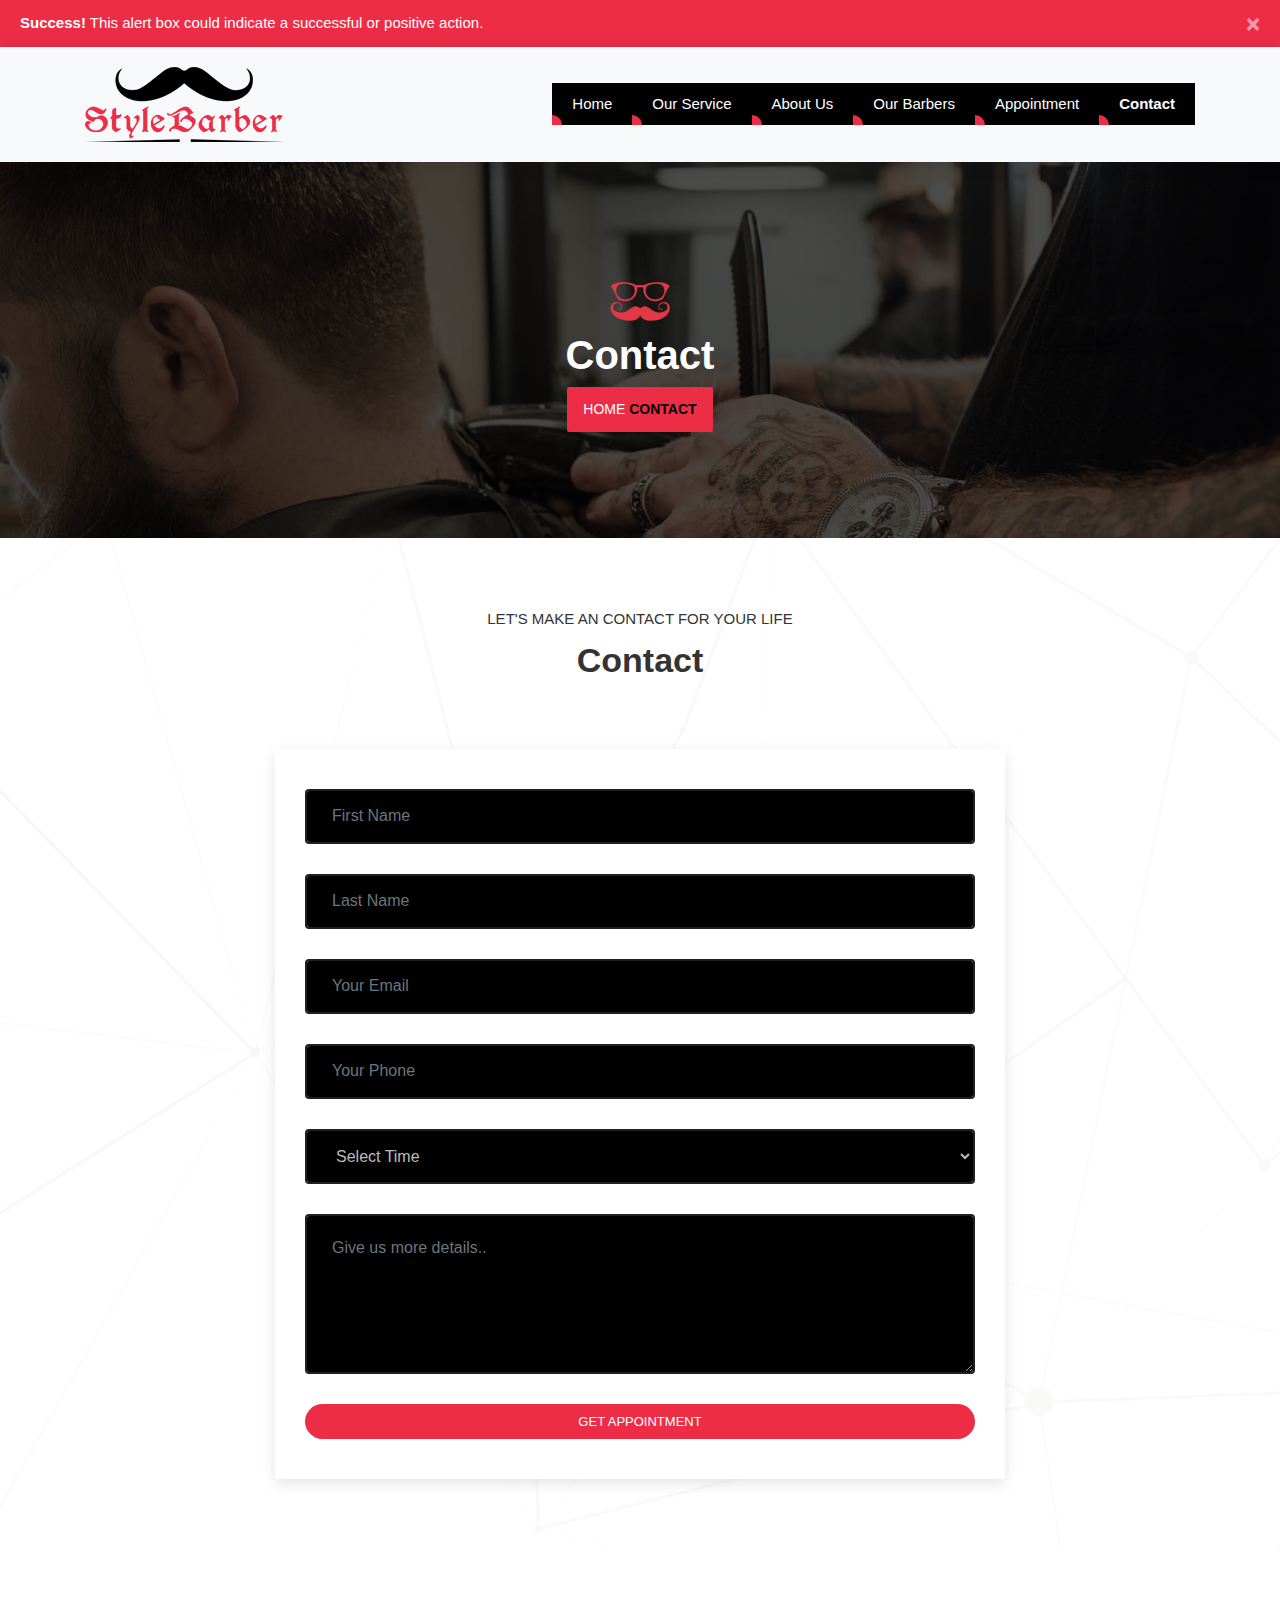
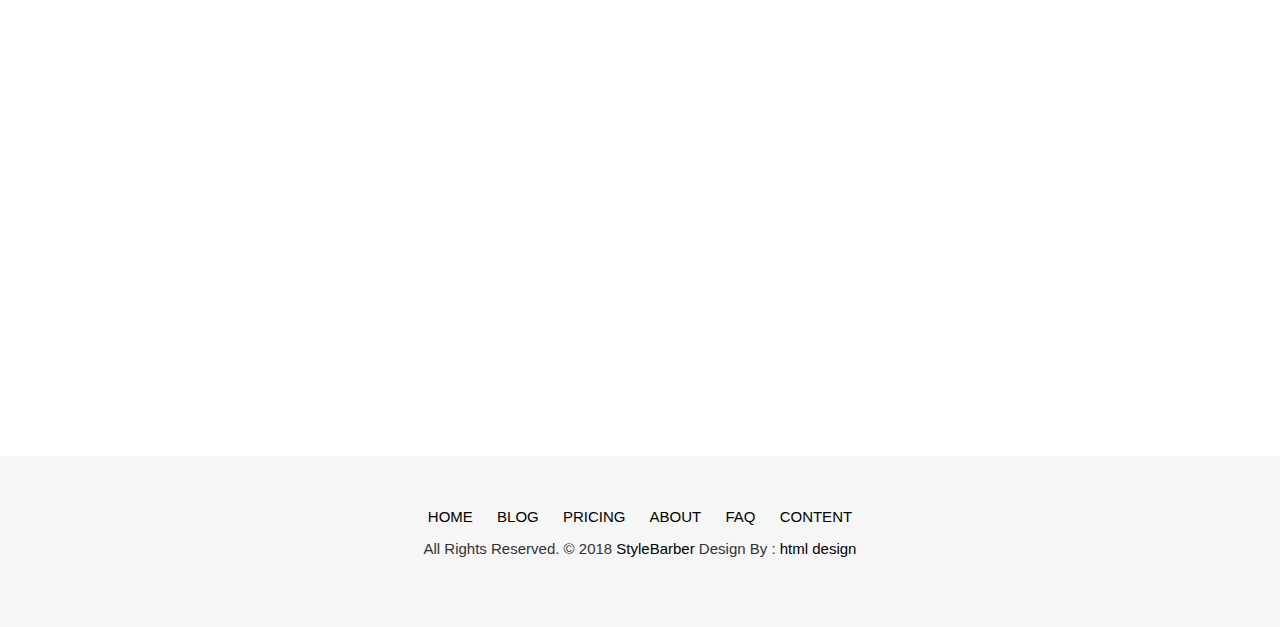
<file: contact.html>
<!DOCTYPE html>
<html lang="en">

<head>
    <meta charset="UTF-8">
    <meta name="viewport" content="width=device-width, initial-scale=1.0">
    <title>Style Barber</title>
    <link rel="icon" href="./images/favicon.ico">
    <link rel="stylesheet" href="./css/bootstrap.min.css">
    <link rel="stylesheet" href="./css/flaticon.css">
    <link rel="stylesheet" href="./css/font-awesome.min.css">
    <link rel="stylesheet" href="./css/lightgallery.min.css">
    <link rel="stylesheet" href="./css/slick-theme.css">
    <link rel="stylesheet" href="./css/slick.css">
    <link rel="stylesheet" href="./css/style.css">
</head>

<body>

    <div class="alert alert-danger alert-dismissible fade show top-add" role="alert">
        <button type="button" class="close" data-dismiss="alert" aria-label="close">
            <span aria-hidden="true">&times;</span>
            <span class="sr-only">close</span>
        </button>
        <strong>Success!</strong> This alert box could indicate a successful or positive action.
    </div>

    <!---------------------------Navbar------------------------->
    <header class="top-navbar">
        <nav class="navbar navbar-expand-lg  main-header navbar-light">
            <div class="container">
                <a class="navbar-brand" href="index.html"><img src="./images/logo.png" alt=""></a>
                <div class="group d-flex align-items-center" style="outline: none;padding-right: 20px;">
                    <button class="navbar-toggler p-0" style="outline: none;padding: 6px 12px !important;" type="button"
                        data-toggle="collapse" data-target="#navbarSupportedContent"
                        aria-controls="navbarSupportedContent" aria-expanded="false"
                        aria-label="Toggle navigation"><span class="navbar-toggler-icon"></span></button>
                </div>

                <div class=" collapse navbar-collapse justify-content-end" id="navbarSupportedContent">
                    <ul class="navbar-nav">
                        <li class="nav-item"><a class="nav-link" href="./index.html">Home</a></li>
                        <li class="nav-item"><a class="nav-link" href="./our_service.html">Our Service</a></li>
                        <li class="nav-item"><a class="nav-link" href="./about.html">About Us</a></li>
                        <li class="nav-item">
                            <a class="nav-link" href="./our_barbers.html">
                                Our Barbers
                            </a>
                        </li>
                        <li class="nav-item">
                            <a class="nav-link" href="./appointment.html">
                                Appointment
                            </a>
                        </li>
                        <li class="nav-item"><a class="nav-link active" href="./contact.html">Contact</a></li>
                    </ul>
                </div>
            </div>
        </nav>
    </header>
    <!----------------------------Hero Page--------------------------->
    <div class="hero-page">
        <div class="container">
            <div class="row">
                <div class="col-md-12">
                    <div class="hero-page-content">
                        <img src="./images/mustache.png" alt="">
                        <h1>Contact</h1>
                        <ul>
                            <li><a href="./index.html">Home</a></li>
                            <li>Contact</li>
                        </ul>
                    </div>
                </div>
            </div>
        </div>
    </div>

    <!-----------------------------Appointment---------------------------->
    <section class="section contact">
        <div class="container">
            <div class="row section-title">
                <div class="col-md-8">
                    <small>LET'S MAKE AN CONTACT FOR YOUR LIFE</small>
                    <h3>Contact</h3>
                </div>
            </div>
            <div class="row">
                <div class="col-md-8" style="margin: 0 auto;">
                    <div class="contact-form">
                        <form action="">
                            <div class="row">
                                <div class="col-md-12">
                                    <input type="text" name="firstname" placeholder="First Name" class="form-control">
                                </div>
                                <div class="col-md-12">
                                    <input type="text" name="lastname" placeholder="Last Name" class="form-control">
                                </div>
                                <div class="col-md-12">
                                    <input type="email" name="lastname" placeholder="Your Email" class="form-control">
                                </div>
                                <div class="col-md-12">
                                    <input type="text" name="lastname" placeholder="Your Phone" class="form-control">
                                </div>
                                <div class="col-md-12 col-sm-12">
                                    <select name="" id="" class="form-control">
                                        <option value="" disabled selected>Select Time</option>
                                        <option value=" weekdays">Week Days</option>
                                        <option value="weekend">Week End</option>
                                    </select>
                                </div>
                                <div class="col-md-12 col-sm-12">
                                    <textarea name="" id="" class="form-control" rows="6"
                                        placeholder="Give us more details.."></textarea>
                                </div>

                                <div class="form-btn text-center">
                                    <button type="submit" class="btn btn-light ">Get Appointment</button>
                                </div>
                            </div>
                        </form>
                    </div>
                </div>
            </div>
        </div>
    </section>

    <div class="google-map">
        <iframe
            src="https://www.google.com/maps/embed?pb=!1m18!1m12!1m3!1d28445.112354474266!2d75.7132641332145!3d26.978327691786774!2m3!1f0!2f0!3f0!3m2!1i1024!2i768!4f13.1!3m3!1m2!1s0x396db2c7be09feed%3A0x3cfdb69f77e9d71!2z4KSo4KS-4KSC4KSX4KSyIOCknOCliOCkuOCkviDgpKzgpYvgpLngpLDgpL4sIOCknOCkr-CkquClgeCksCwg4KSw4KS-4KSc4KS44KWN4KSl4KS-4KSoIDMwMjAzMg!5e0!3m2!1shi!2sin!4v1599206284306!5m2!1shi!2sin"
            width="100%" height="500px" frameborder="0" style="border:0;" allowfullscreen="" aria-hidden="false"
            tabindex="0"></iframe>
    </div>

    <div class="copyright">
        <div class="container">
            <div class="copyright-content">
                <div class="footer-links">
                    <a href="">Home</a>
                    <a href="">Blog</a>
                    <a href="">Pricing</a>
                    <a href="">About</a>
                    <a href="">Faq</a>
                    <a href="">Content</a>
                </div>
                <p>All Rights Reserved. © 2018 <a href="">StyleBarber</a> Design By : <a href="">html design</a></p>
            </div>
        </div>
    </div>

    <a href="" class="top-button" id="back-to-top" style="display: none;">
        <i class="fa fa-angle-up"></i>
    </a>

    <script src="./js/jquery.min.js"></script>
    <script src="./js/bootstrap.min.js"></script>
    <script src="./js/popper.min.js"></script>
    <script src="./js/lightgallery-all.min.js"></script>
    <script src="./js/slick.js"></script>
    <script src="./js/script.js"></script>
</body>

</html>
</file>
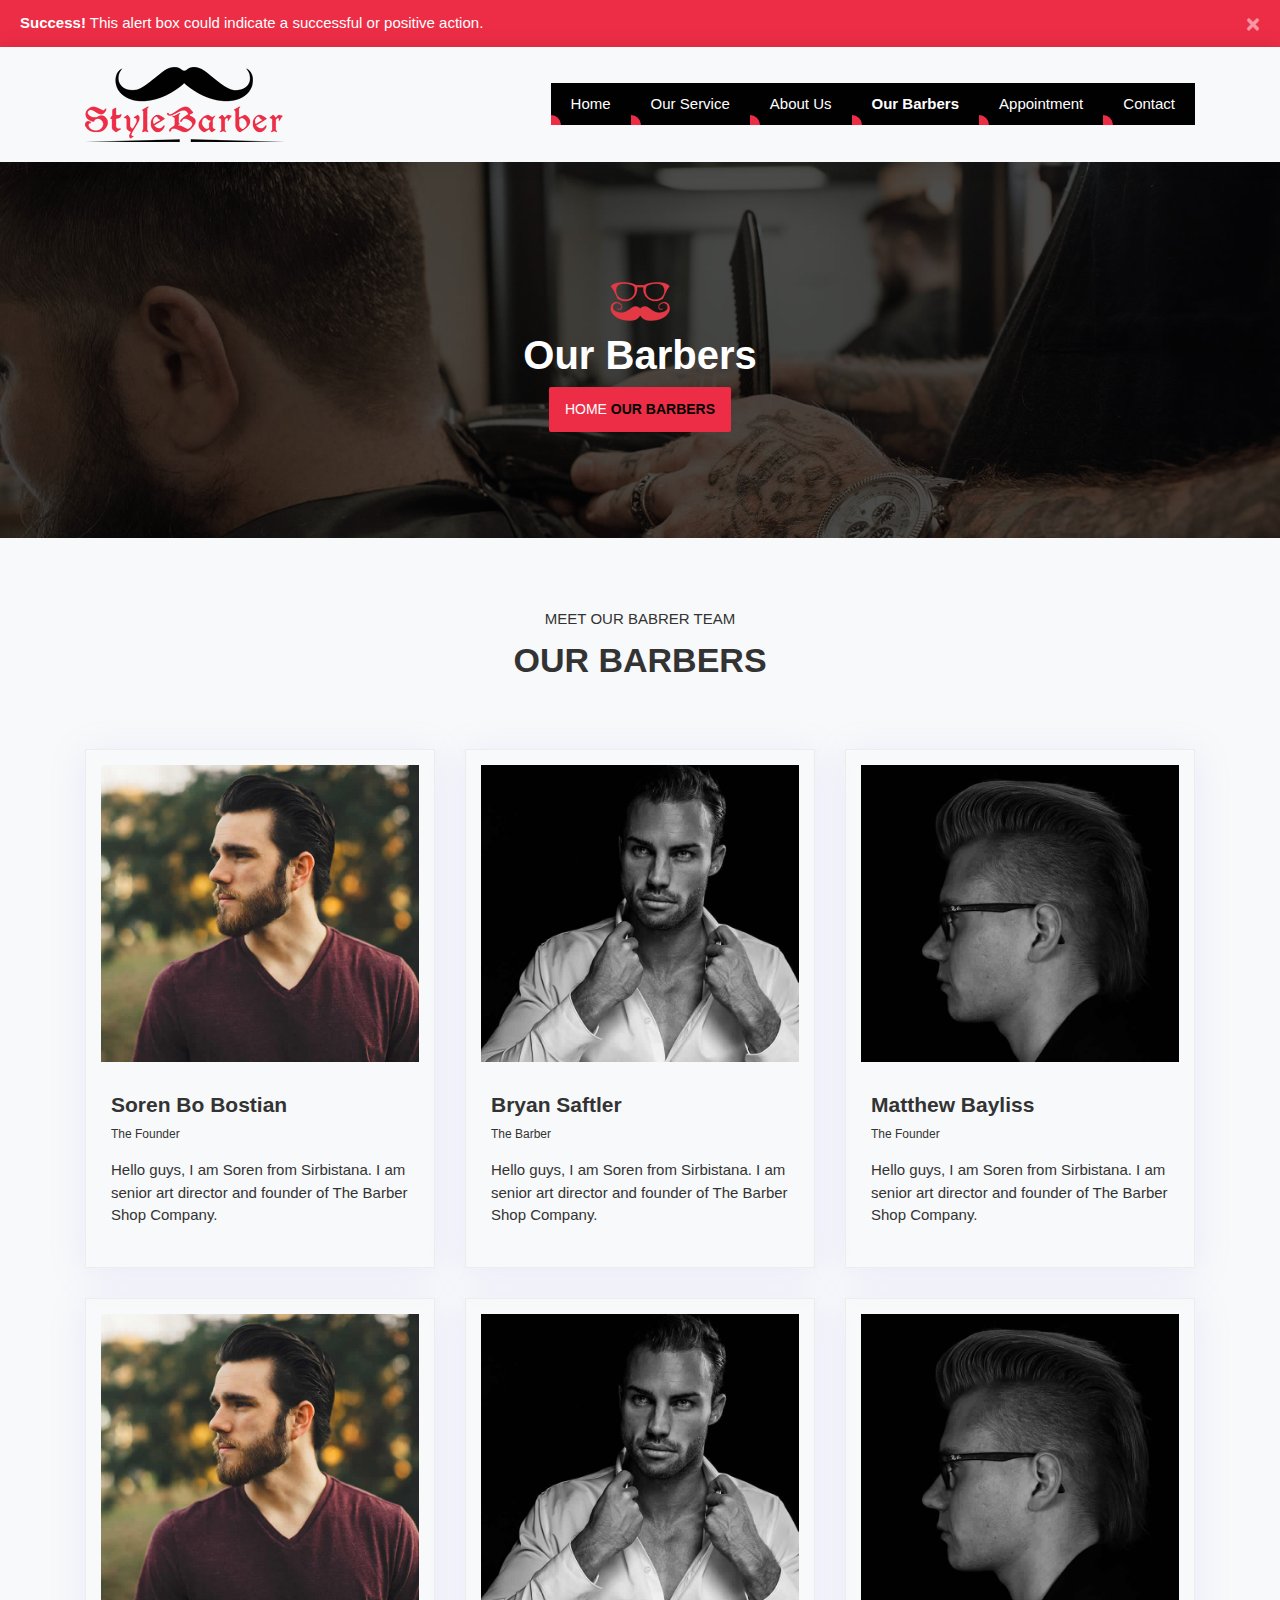
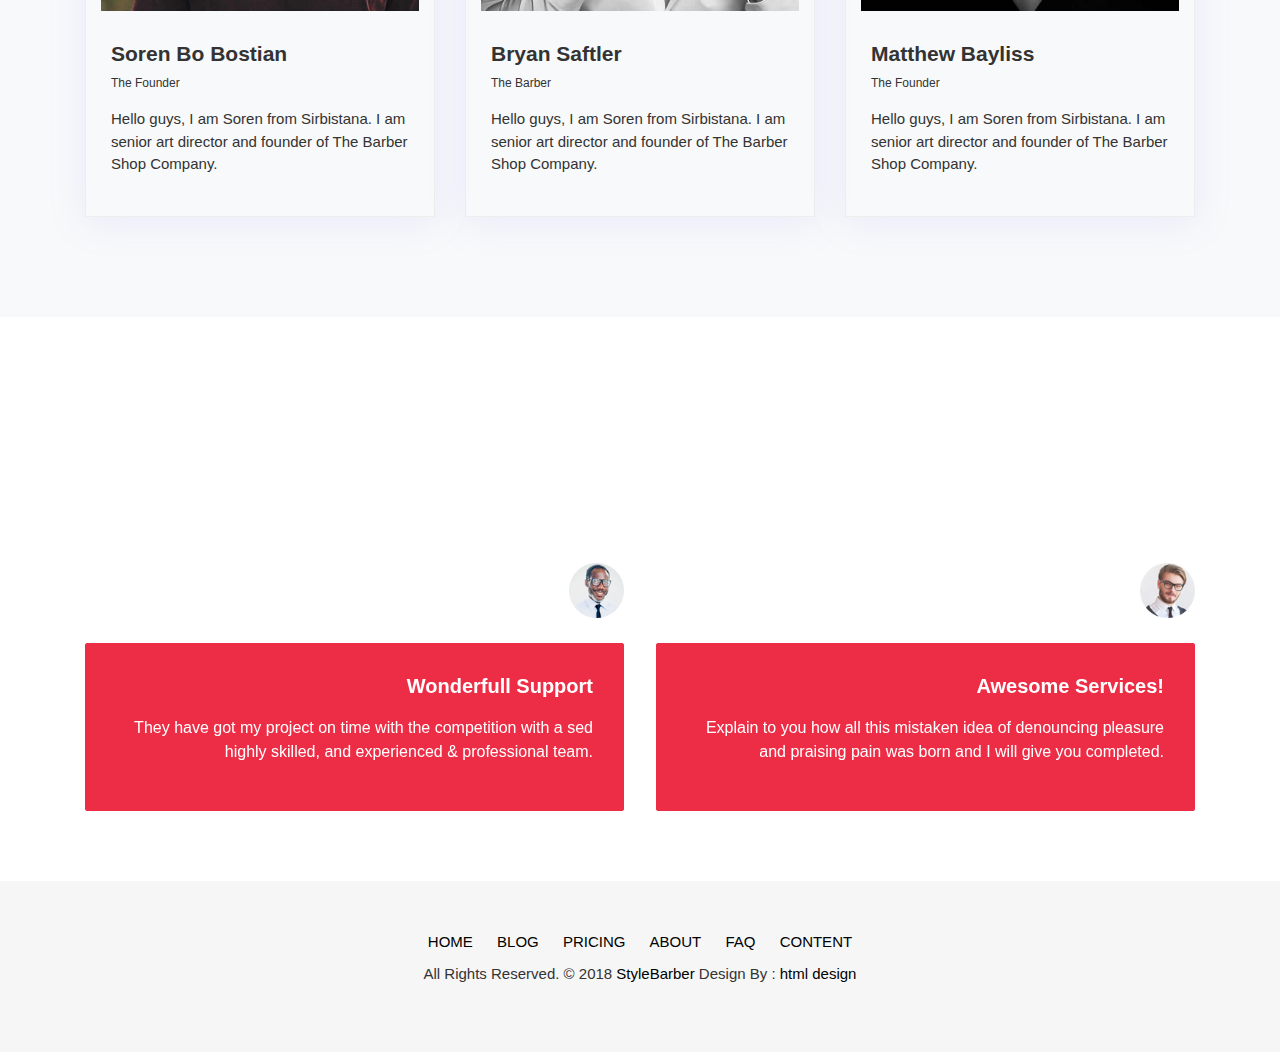
<file: our_barbers.html>
<!DOCTYPE html>
<html lang="en">

<head>
    <meta charset="UTF-8">
    <meta name="viewport" content="width=device-width, initial-scale=1.0">
    <title>Style Barber</title>
    <link rel="icon" href="./images/favicon.ico">
    <link rel="stylesheet" href="./css/bootstrap.min.css">
    <link rel="stylesheet" href="./css/flaticon.css">
    <link rel="stylesheet" href="./css/font-awesome.min.css">
    <link rel="stylesheet" href="./css/lightgallery.min.css">
    <link rel="stylesheet" href="./css/slick-theme.css">
    <link rel="stylesheet" href="./css/slick.css">
    <link rel="stylesheet" href="./css/style.css">
</head>

<body>

    <div class="alert alert-danger alert-dismissible fade show top-add" role="alert">
        <button type="button" class="close" data-dismiss="alert" aria-label="close">
            <span aria-hidden="true">&times;</span>
            <span class="sr-only">close</span>
        </button>
        <strong>Success!</strong> This alert box could indicate a successful or positive action.
    </div>

    <!---------------------------Navbar------------------------->
    <header class="top-navbar">
        <nav class="navbar navbar-expand-lg  main-header navbar-light">
            <div class="container">
                <a class="navbar-brand" href="index.html"><img src="./images/logo.png" alt=""></a>
                <div class="group d-flex align-items-center" style="outline: none;padding-right: 20px;">
                    <button class="navbar-toggler p-0" style="outline: none;padding: 6px 12px !important;" type="button"
                        data-toggle="collapse" data-target="#navbarSupportedContent"
                        aria-controls="navbarSupportedContent" aria-expanded="false"
                        aria-label="Toggle navigation"><span class="navbar-toggler-icon"></span></button>
                </div>

                <div class=" collapse navbar-collapse justify-content-end" id="navbarSupportedContent">
                    <ul class="navbar-nav">
                        <li class="nav-item"><a class="nav-link" href="./index.html">Home</a></li>
                        <li class="nav-item"><a class="nav-link" href="./our_service.html">Our Service</a></li>
                        <li class="nav-item"><a class="nav-link" href="./about.html">About Us</a></li>
                        <li class="nav-item">
                            <a class="nav-link active" href="./our_barbers.html">
                                Our Barbers
                            </a>
                        </li>
                        <li class="nav-item">
                            <a class="nav-link" href="./appointment.html">
                                Appointment
                            </a>
                        </li>
                        <li class="nav-item"><a class="nav-link" href="./contact.html">Contact</a></li>
                    </ul>
                </div>
            </div>
        </nav>
    </header>
    <!----------------------------Hero Page--------------------------->
    <div class="hero-page">
        <div class="container">
            <div class="row">
                <div class="col-md-12">
                    <div class="hero-page-content">
                        <img src="./images/mustache.png" alt="">
                        <h1>Our Barbers</h1>
                        <ul>
                            <li><a href="./index.html">Home</a></li>
                            <li>Our Barbers</li>
                        </ul>
                    </div>
                </div>
            </div>
        </div>
    </div>

    <!--------------------------Our Barbers------------------------------>

    <section class="section bg-light">
        <div class="container">
            <div class="row section-title">
                <div class="col-md-8">
                    <small>MEET OUR BABRER TEAM</small>
                    <h3>OUR BARBERS</h3>
                </div>
            </div>
            <div class="row">
                <div class="col-md-4">
                    <div class="our-barber-card">
                        <div class="our-barber-card-top"></div>
                        <div class="our-barber-card-img">
                            <img src="./images/barber_team_01.jpg" alt="" class="img-fluid">
                            <div class="img-social">
                                <ul>
                                    <li><a href=""><i class="fa fa-facebook"></i></a></li>
                                    <li><a href=""><i class="fa fa-github"></i></a></li>
                                    <li><a href=""><i class="fa fa-twitter"></i></a></li>
                                    <li><a href=""><i class="fa fa-linkedin"></i></a></li>
                                </ul>
                            </div>
                        </div>
                        <div class="our-barber-card-content">
                            <div class="text">
                                <h3>Soren Bo Bostian</h3>
                                <small>The Founder</small>
                            </div>
                            <p>Hello guys, I am Soren from Sirbistana. I am senior art director and founder of The
                                Barber Shop Company.</p>
                        </div>
                        <div class="our-barber-card-bottom"></div>
                    </div>
                </div>
                <div class="col-md-4">
                    <div class="our-barber-card">
                        <div class="our-barber-card-top"></div>
                        <div class="our-barber-card-img">
                            <img src="./images/barber_team_03.jpg" alt="" class="img-fluid">
                            <div class="img-social">
                                <ul>
                                    <li><a href=""><i class="fa fa-facebook"></i></a></li>
                                    <li><a href=""><i class="fa fa-github"></i></a></li>
                                    <li><a href=""><i class="fa fa-twitter"></i></a></li>
                                    <li><a href=""><i class="fa fa-linkedin"></i></a></li>
                                </ul>
                            </div>
                        </div>
                        <div class="our-barber-card-content">
                            <div class="text">
                                <h3>Bryan Saftler</h3>
                                <small>The Barber</small>
                            </div>
                            <p>Hello guys, I am Soren from Sirbistana. I am senior art director and founder of The
                                Barber Shop Company.</p>
                        </div>
                        <div class="our-barber-card-bottom"></div>
                    </div>
                </div>
                <div class="col-md-4">
                    <div class="our-barber-card">
                        <div class="our-barber-card-top"></div>
                        <div class="our-barber-card-img">
                            <img src="./images/barber_team_02.jpg" alt="" class="img-fluid">
                            <div class="img-social">
                                <ul>
                                    <li><a href=""><i class="fa fa-facebook"></i></a></li>
                                    <li><a href=""><i class="fa fa-github"></i></a></li>
                                    <li><a href=""><i class="fa fa-twitter"></i></a></li>
                                    <li><a href=""><i class="fa fa-linkedin"></i></a></li>
                                </ul>
                            </div>
                        </div>
                        <div class="our-barber-card-content">
                            <div class="text">
                                <h3>Matthew Bayliss</h3>
                                <small>The Founder</small>
                            </div>
                            <p>Hello guys, I am Soren from Sirbistana. I am senior art director and founder of The
                                Barber Shop Company.</p>
                        </div>
                        <div class="our-barber-card-bottom"></div>
                    </div>
                </div>

                <div class="col-md-4">
                    <div class="our-barber-card">
                        <div class="our-barber-card-top"></div>
                        <div class="our-barber-card-img">
                            <img src="./images/barber_team_01.jpg" alt="" class="img-fluid">
                            <div class="img-social">
                                <ul>
                                    <li><a href=""><i class="fa fa-facebook"></i></a></li>
                                    <li><a href=""><i class="fa fa-github"></i></a></li>
                                    <li><a href=""><i class="fa fa-twitter"></i></a></li>
                                    <li><a href=""><i class="fa fa-linkedin"></i></a></li>
                                </ul>
                            </div>
                        </div>
                        <div class="our-barber-card-content">
                            <div class="text">
                                <h3>Soren Bo Bostian</h3>
                                <small>The Founder</small>
                            </div>
                            <p>Hello guys, I am Soren from Sirbistana. I am senior art director and founder of The
                                Barber Shop Company.</p>
                        </div>
                        <div class="our-barber-card-bottom"></div>
                    </div>
                </div>
                <div class="col-md-4">
                    <div class="our-barber-card">
                        <div class="our-barber-card-top"></div>
                        <div class="our-barber-card-img">
                            <img src="./images/barber_team_03.jpg" alt="" class="img-fluid">
                            <div class="img-social">
                                <ul>
                                    <li><a href=""><i class="fa fa-facebook"></i></a></li>
                                    <li><a href=""><i class="fa fa-github"></i></a></li>
                                    <li><a href=""><i class="fa fa-twitter"></i></a></li>
                                    <li><a href=""><i class="fa fa-linkedin"></i></a></li>
                                </ul>
                            </div>
                        </div>
                        <div class="our-barber-card-content">
                            <div class="text">
                                <h3>Bryan Saftler</h3>
                                <small>The Barber</small>
                            </div>
                            <p>Hello guys, I am Soren from Sirbistana. I am senior art director and founder of The
                                Barber Shop Company.</p>
                        </div>
                        <div class="our-barber-card-bottom"></div>
                    </div>
                </div>
                <div class="col-md-4">
                    <div class="our-barber-card">
                        <div class="our-barber-card-top"></div>
                        <div class="our-barber-card-img">
                            <img src="./images/barber_team_02.jpg" alt="" class="img-fluid">
                            <div class="img-social">
                                <ul>
                                    <li><a href=""><i class="fa fa-facebook"></i></a></li>
                                    <li><a href=""><i class="fa fa-github"></i></a></li>
                                    <li><a href=""><i class="fa fa-twitter"></i></a></li>
                                    <li><a href=""><i class="fa fa-linkedin"></i></a></li>
                                </ul>
                            </div>
                        </div>
                        <div class="our-barber-card-content">
                            <div class="text">
                                <h3>Matthew Bayliss</h3>
                                <small>The Founder</small>
                            </div>
                            <p>Hello guys, I am Soren from Sirbistana. I am senior art director and founder of The
                                Barber Shop Company.</p>
                        </div>
                        <div class="our-barber-card-bottom"></div>
                    </div>
                </div>
            </div>
        </div>
    </section>

    <!--------------------------Testimonial---------------------------->

    <section class="testimonial section">
        <div class="container">
            <div class="row section-title">
                <div class="col-md-8">
                    <small>LET'S SEE OUR TESTIMONIALS
                    </small>
                    <h3>HAPPY TESTIMONIALS</h3>
                </div>
            </div>
            <div class="testimonial-slider">
                <div class="testimonial-slide">
                    <div class="testimonial-head">
                        <div class="name">
                            <i class="fa fa-quote-right"></i>
                            <h4>James Fernando
                                <br>
                                <small>- Manager of Racer</small>
                            </h4>
                        </div>
                        <img src="./images/testi_01.png" alt="">
                    </div>
                    <div class="testimonial-content">
                        <h3>Wonderfull Support</h3>
                        <p>They have got my project on time with the competition with a sed highly skilled, and
                            experienced & professional team.</p>
                    </div>
                </div>
                <div class="testimonial-slide">
                    <div class="testimonial-head">
                        <div class="name">
                            <i class="fa fa-quote-right"></i>
                            <h4>Jacques Philips
                                <br>
                                <small>- Designer</small>
                            </h4>
                        </div>
                        <img src="./images/testi_02.png" alt="">
                    </div>
                    <div class="testimonial-content">
                        <h3>Awesome Services!</h3>
                        <p>Explain to you how all this mistaken idea of denouncing pleasure and praising pain was born
                            and I will give you completed.</p>
                    </div>
                </div>
                <div class="testimonial-slide">
                    <div class="testimonial-head">
                        <div class="name">
                            <i class="fa fa-quote-right"></i>
                            <h4>Venanda Mercy
                                <br>
                                <small>- Newyork City</small>
                            </h4>
                        </div>
                        <img src="./images/testi_03.png" alt="">
                    </div>
                    <div class="testimonial-content">
                        <h3>Great & Talented Team!</h3>
                        <p>The master-builder of human happines no one rejects, dislikes avoids pleasure itself, because
                            it is very pursue pleasure. </p>
                    </div>
                </div>
                <div class="testimonial-slide">
                    <div class="testimonial-head">
                        <div class="name">
                            <i class="fa fa-quote-right"></i>
                            <h4>Venanda Mercy
                                <br>
                                <small>- Newyork City</small>
                            </h4>
                        </div>
                        <img src="./images/testi_03.png" alt="">
                    </div>
                    <div class="testimonial-content">
                        <h3>Wonderfull Support</h3>
                        <p>They have got my project on time with the competition with a sed highly skilled, and
                            experienced & professional team.</p>
                    </div>
                </div>
            </div>
        </div>
    </section>
    <div class="copyright">
        <div class="container">
            <div class="copyright-content">
                <div class="footer-links">
                    <a href="">Home</a>
                    <a href="">Blog</a>
                    <a href="">Pricing</a>
                    <a href="">About</a>
                    <a href="">Faq</a>
                    <a href="">Content</a>
                </div>
                <p>All Rights Reserved. © 2018 <a href="">StyleBarber</a> Design By : <a href="">html design</a></p>
            </div>
        </div>
    </div>

    <a href="" class="top-button" id="back-to-top" style="display: none;">
        <i class="fa fa-angle-up"></i>
    </a>

    <script src="./js/jquery.min.js"></script>
    <script src="./js/bootstrap.min.js"></script>
    <script src="./js/popper.min.js"></script>
    <script src="./js/lightgallery-all.min.js"></script>
    <script src="./js/slick.js"></script>
    <script src="./js/script.js"></script>
</body>

</html>
</file>
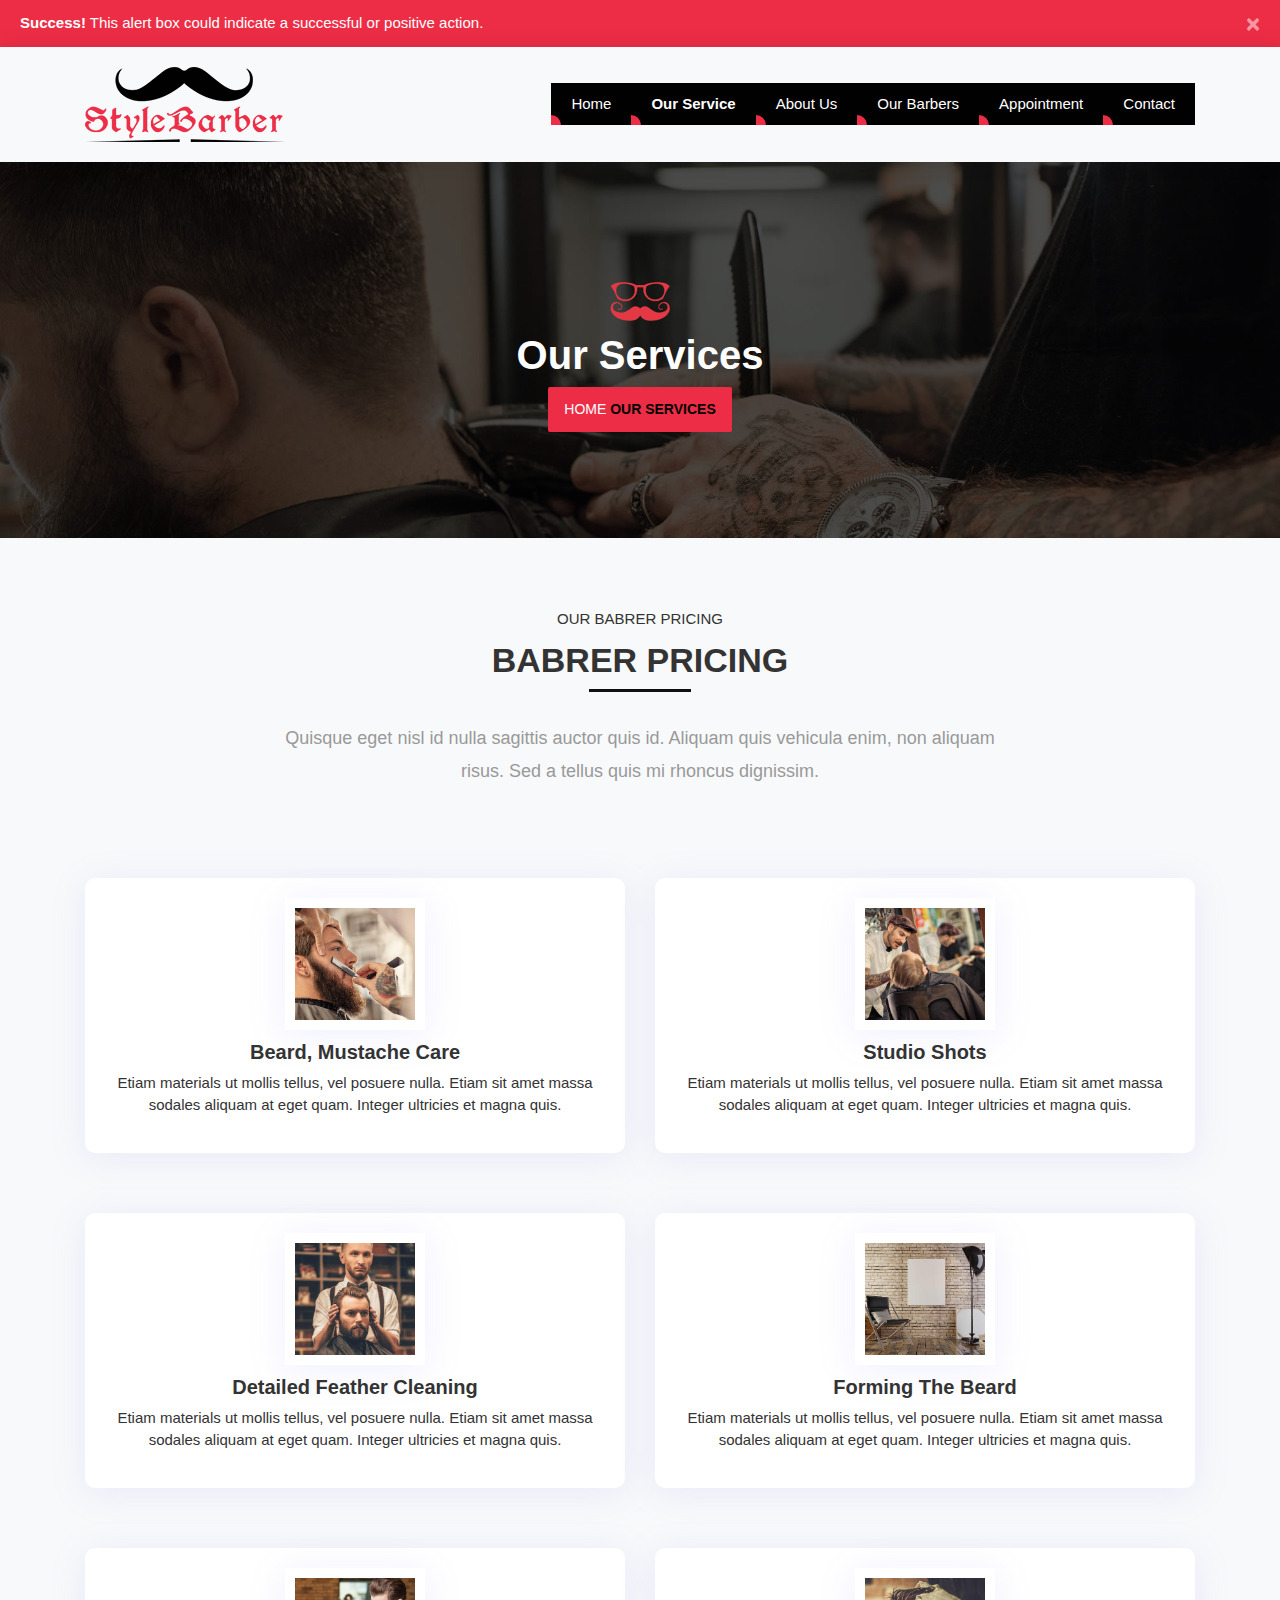
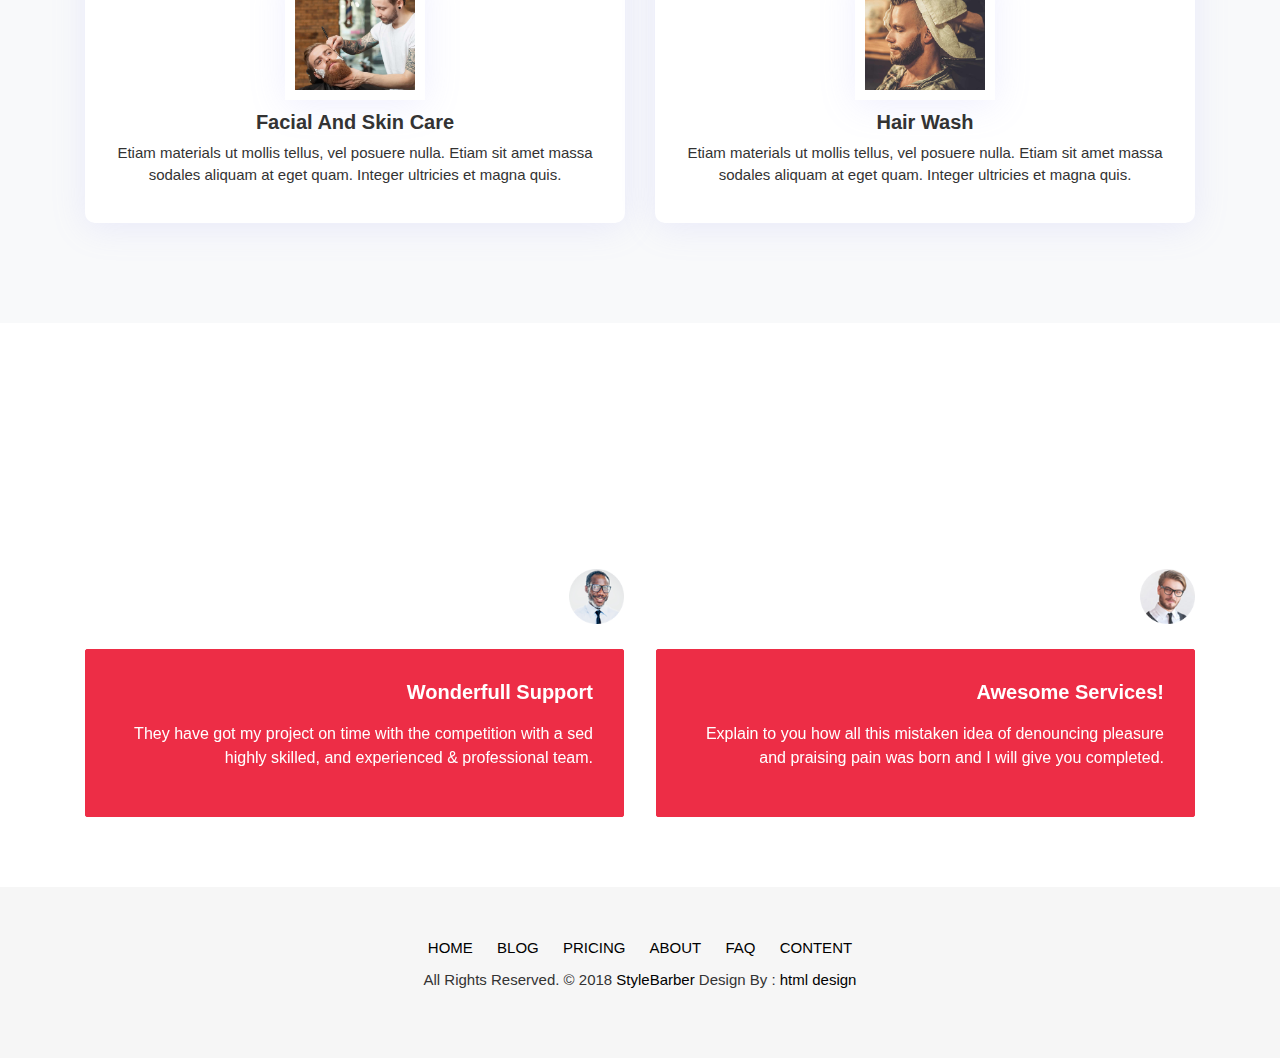
<file: our_service.html>
<!DOCTYPE html>
<html lang="en">

<head>
    <meta charset="UTF-8">
    <meta name="viewport" content="width=device-width, initial-scale=1.0">
    <title>Style Barber</title>
    <link rel="icon" href="./images/favicon.ico">
    <link rel="stylesheet" href="./css/bootstrap.min.css">
    <link rel="stylesheet" href="./css/flaticon.css">
    <link rel="stylesheet" href="./css/font-awesome.min.css">
    <link rel="stylesheet" href="./css/lightgallery.min.css">
    <link rel="stylesheet" href="./css/slick-theme.css">
    <link rel="stylesheet" href="./css/slick.css">
    <link rel="stylesheet" href="./css/style.css">
</head>

<body>

    <div class="alert alert-danger alert-dismissible fade show top-add" role="alert">
        <button type="button" class="close" data-dismiss="alert" aria-label="close">
            <span aria-hidden="true">&times;</span>
            <span class="sr-only">close</span>
        </button>
        <strong>Success!</strong> This alert box could indicate a successful or positive action.
    </div>

    <!---------------------------Navbar------------------------->
    <header class="top-navbar">
        <nav class="navbar navbar-expand-lg  main-header navbar-light">
            <div class="container">
                <a class="navbar-brand" href="index.html"><img src="./images/logo.png" alt=""></a>
                <div class="group d-flex align-items-center" style="outline: none;padding-right: 20px;">
                    <button class="navbar-toggler p-0" style="outline: none;padding: 6px 12px !important;" type="button"
                        data-toggle="collapse" data-target="#navbarSupportedContent"
                        aria-controls="navbarSupportedContent" aria-expanded="false"
                        aria-label="Toggle navigation"><span class="navbar-toggler-icon"></span></button>
                </div>

                <div class=" collapse navbar-collapse justify-content-end" id="navbarSupportedContent">
                    <ul class="navbar-nav">
                        <li class="nav-item"><a class="nav-link" href="./index.html">Home</a></li>
                        <li class="nav-item"><a class="nav-link active" href="./our_service.html">Our Service</a></li>
                        <li class="nav-item"><a class="nav-link" href="./about.html">About Us</a></li>
                        <li class="nav-item">
                            <a class="nav-link" href="./our_barbers.html">
                                Our Barbers
                            </a>
                        </li>
                        <li class="nav-item">
                            <a class="nav-link" href="./appointment.html">
                                Appointment
                            </a>
                        </li>
                        <li class="nav-item"><a class="nav-link" href="./contact.html">Contact</a></li>
                    </ul>
                </div>
            </div>
        </nav>
    </header>

    <!----------------------------Hero Page--------------------------->
    <div class="hero-page">
        <div class="container">
            <div class="row">
                <div class="col-md-12">
                    <div class="hero-page-content">
                        <img src="./images/mustache.png" alt="">
                        <h1>Our Services</h1>
                        <ul>
                            <li><a href="./index.html">Home</a></li>
                            <li>Our Services</li>
                        </ul>
                    </div>
                </div>
            </div>
        </div>
    </div>

    <!------------------------Our Service--------------------------------->

    <section class="section bg-light">
        <div class="container">
            <div class="row section-title">
                <div class="col-md-8">
                    <small>OUR BABRER PRICING</small>
                    <h3>BABRER PRICING</h3>
                    <hr>
                    <p>Quisque eget nisl id nulla sagittis auctor quis id. Aliquam quis vehicula enim, non aliquam
                        risus. Sed a tellus quis mi rhoncus dignissim.</p>
                </div>
            </div>

            <div class="row">
                <div class="col-md-6">
                    <div class="service-item">
                        <div class="service-img">
                            <img src="./images/barber_service_01.jpg" alt="">
                        </div>
                        <h4>Beard, Mustache Care</h4>
                        <p>Etiam materials ut mollis tellus, vel posuere nulla. Etiam sit amet massa sodales aliquam at
                            eget quam. Integer ultricies et magna quis.</p>
                    </div>
                </div>
                <div class="col-md-6">
                    <div class="service-item">
                        <div class="service-img">
                            <img src="./images/barber_service_02.jpg" alt="">
                        </div>
                        <h4>Studio Shots</h4>
                        <p>Etiam materials ut mollis tellus, vel posuere nulla. Etiam sit amet massa sodales aliquam at
                            eget quam. Integer ultricies et magna quis.</p>
                    </div>
                </div>
                <div class="col-md-6">
                    <div class="service-item">
                        <div class="service-img">
                            <img src="./images/barber_service_03.jpg" alt="">
                        </div>
                        <h4>Detailed Feather Cleaning</h4>
                        <p>Etiam materials ut mollis tellus, vel posuere nulla. Etiam sit amet massa sodales aliquam at
                            eget quam. Integer ultricies et magna quis.</p>
                    </div>
                </div>
                <div class="col-md-6">
                    <div class="service-item">
                        <div class="service-img">
                            <img src="./images/barber_service_04.jpg" alt="">
                        </div>
                        <h4>Forming The Beard</h4>
                        <p>Etiam materials ut mollis tellus, vel posuere nulla. Etiam sit amet massa sodales aliquam at
                            eget quam. Integer ultricies et magna quis.</p>
                    </div>
                </div>
                <div class="col-md-6">
                    <div class="service-item">
                        <div class="service-img">
                            <img src="./images/barber_service_05.jpg" alt="">
                        </div>
                        <h4>Facial And Skin Care</h4>
                        <p>Etiam materials ut mollis tellus, vel posuere nulla. Etiam sit amet massa sodales aliquam at
                            eget quam. Integer ultricies et magna quis.</p>
                    </div>
                </div>
                <div class="col-md-6">
                    <div class="service-item">
                        <div class="service-img">
                            <img src="./images/barber_service_06.jpg" alt="">
                        </div>
                        <h4>Hair Wash</h4>
                        <p>Etiam materials ut mollis tellus, vel posuere nulla. Etiam sit amet massa sodales aliquam at
                            eget quam. Integer ultricies et magna quis.</p>
                    </div>
                </div>
            </div>
        </div>
    </section>

    <!--------------------------Testimonial---------------------------->

    <section class="testimonial section">
        <div class="container">
            <div class="row section-title">
                <div class="col-md-8">
                    <small>LET'S SEE OUR TESTIMONIALS
                    </small>
                    <h3>HAPPY TESTIMONIALS</h3>
                </div>
            </div>
            <div class="testimonial-slider">
                <div class="testimonial-slide">
                    <div class="testimonial-head">
                        <div class="name">
                            <i class="fa fa-quote-right"></i>
                            <h4>James Fernando
                                <br>
                                <small>- Manager of Racer</small>
                            </h4>
                        </div>
                        <img src="./images/testi_01.png" alt="">
                    </div>
                    <div class="testimonial-content">
                        <h3>Wonderfull Support</h3>
                        <p>They have got my project on time with the competition with a sed highly skilled, and
                            experienced & professional team.</p>
                    </div>
                </div>
                <div class="testimonial-slide">
                    <div class="testimonial-head">
                        <div class="name">
                            <i class="fa fa-quote-right"></i>
                            <h4>Jacques Philips
                                <br>
                                <small>- Designer</small>
                            </h4>
                        </div>
                        <img src="./images/testi_02.png" alt="">
                    </div>
                    <div class="testimonial-content">
                        <h3>Awesome Services!</h3>
                        <p>Explain to you how all this mistaken idea of denouncing pleasure and praising pain was born
                            and I will give you completed.</p>
                    </div>
                </div>
                <div class="testimonial-slide">
                    <div class="testimonial-head">
                        <div class="name">
                            <i class="fa fa-quote-right"></i>
                            <h4>Venanda Mercy
                                <br>
                                <small>- Newyork City</small>
                            </h4>
                        </div>
                        <img src="./images/testi_03.png" alt="">
                    </div>
                    <div class="testimonial-content">
                        <h3>Great & Talented Team!</h3>
                        <p>The master-builder of human happines no one rejects, dislikes avoids pleasure itself, because
                            it is very pursue pleasure. </p>
                    </div>
                </div>
                <div class="testimonial-slide">
                    <div class="testimonial-head">
                        <div class="name">
                            <i class="fa fa-quote-right"></i>
                            <h4>Venanda Mercy
                                <br>
                                <small>- Newyork City</small>
                            </h4>
                        </div>
                        <img src="./images/testi_03.png" alt="">
                    </div>
                    <div class="testimonial-content">
                        <h3>Wonderfull Support</h3>
                        <p>They have got my project on time with the competition with a sed highly skilled, and
                            experienced & professional team.</p>
                    </div>
                </div>
            </div>
        </div>
    </section>
    <div class="copyright">
        <div class="container">
            <div class="copyright-content">
                <div class="footer-links">
                    <a href="">Home</a>
                    <a href="">Blog</a>
                    <a href="">Pricing</a>
                    <a href="">About</a>
                    <a href="">Faq</a>
                    <a href="">Content</a>
                </div>
                <p>All Rights Reserved. © 2018 <a href="">StyleBarber</a> Design By : <a href="">html design</a></p>
            </div>
        </div>
    </div>

    <a href="" class="top-button" id="back-to-top" style="display: none;">
        <i class="fa fa-angle-up"></i>
    </a>

    <script src="./js/jquery.min.js"></script>
    <script src="./js/bootstrap.min.js"></script>
    <script src="./js/popper.min.js"></script>
    <script src="./js/lightgallery-all.min.js"></script>
    <script src="./js/slick.js"></script>
    <script src="./js/script.js"></script>
</body>

</html>
</file>
<file: css/flaticon.css>
/*
  	Flaticon icon font: Flaticon
  	Creation date: 20/09/2016 17:50
  	*/

@font-face {
  font-family: "Flaticon";
  src: url("../fonts/Flaticon.eot");
  src: url("../fonts/Flaticon.eot?#iefix") format("embedded-opentype"),
       url("../fonts/Flaticon.woff") format("woff"),
       url("../fonts/Flaticon.ttf") format("truetype"),
       url("../fonts/Flaticon.svg#Flaticon") format("svg");
  font-weight: normal;
  font-style: normal;
}

@media screen and (-webkit-min-device-pixel-ratio:0) {
  @font-face {
    font-family: "Flaticon";
    src: url("../fonts/Flaticon.svg#Flaticon") format("svg");
  }
}

[class^="flaticon-"]:before, [class*=" flaticon-"]:before,
[class^="flaticon-"]:after, [class*=" flaticon-"]:after {   
font-family: Flaticon;
font-style: normal;
}


.flaticon-amazon-logo:before { content: "\f100"; }
.flaticon-ambulance:before { content: "\f101"; }
.flaticon-android:before { content: "\f102"; }
.flaticon-apple:before { content: "\f103"; }
.flaticon-bathtub:before { content: "\f104"; }
.flaticon-binoculars:before { content: "\f105"; }
.flaticon-briefcase:before { content: "\f106"; }
.flaticon-calendar:before { content: "\f107"; }
.flaticon-cer-file-format:before { content: "\f108"; }
.flaticon-cloud-computing:before { content: "\f109"; }
.flaticon-cloud-computing-1:before { content: "\f10a"; }
.flaticon-coding:before { content: "\f10b"; }
.flaticon-coupon:before { content: "\f10c"; }
.flaticon-cup:before { content: "\f10d"; }
.flaticon-customer-service:before { content: "\f10e"; }
.flaticon-devices:before { content: "\f10f"; }
.flaticon-domain-registration:before { content: "\f110"; }
.flaticon-download:before { content: "\f111"; }
.flaticon-family-room:before { content: "\f112"; }
.flaticon-first-aid-kit:before { content: "\f113"; }
.flaticon-folder:before { content: "\f114"; }
.flaticon-full-bed:before { content: "\f115"; }
.flaticon-github:before { content: "\f116"; }
.flaticon-happy:before { content: "\f117"; }
.flaticon-hosting:before { content: "\f118"; }
.flaticon-house:before { content: "\f119"; }
.flaticon-idea:before { content: "\f11a"; }
.flaticon-lifesaver-security-sportive-tool:before { content: "\f11b"; }
.flaticon-line-graph:before { content: "\f11c"; }
.flaticon-list:before { content: "\f11d"; }
.flaticon-locked:before { content: "\f11e"; }
.flaticon-mail:before { content: "\f11f"; }
.flaticon-money:before { content: "\f120"; }
.flaticon-new-file:before { content: "\f121"; }
.flaticon-padlock:before { content: "\f122"; }
.flaticon-pantone:before { content: "\f123"; }
.flaticon-play-button:before { content: "\f124"; }
.flaticon-price-tag:before { content: "\f125"; }
.flaticon-school-bus:before { content: "\f126"; }
.flaticon-search:before { content: "\f127"; }
.flaticon-server:before { content: "\f128"; }
.flaticon-stopwatch:before { content: "\f129"; }
.flaticon-support:before { content: "\f12a"; }
.flaticon-swimming-pool:before { content: "\f12b"; }
.flaticon-unlink:before { content: "\f12c"; }
.flaticon-windows:before { content: "\f12d"; }
.flaticon-wordpress-logo:before { content: "\f12e"; }
.flaticon-world-wide-web:before { content: "\f12f"; }
</file>
<file: css/style.css>
* {
    padding: 0;
    margin: 0;
    list-style: none;
}

body {
    font-family: 'Titillium Web', sans-serif;
    color: #333;
    scroll-behavior: smooth;
    font-size: 15px;
}

.bg-light {
    background: #f9f9f9;
}

a {
    outline: none !important;
    text-decoration: none;
}

a:hover {
    text-decoration: none;
}

.top-add {
    background: #ed2d46;
    border: none;
    border-radius: 0px;
    color: #ffffff;
    margin: 0px;
}

/*------------------------Header--------------------------------*/
.top-navbar {
    position: relative;
    z-index: 10;
}

.main-header {
    width: 100%;
    background: #f8f9fa;
    padding: 15px 0;
    box-shadow: 0px 0px 18px 1px rgba(0, 0, 0, 0.1);
    transition: all .3s ease-out;
    transform: translate3d(0, 0, 0);
    z-index: 100;
}

.sticky {
    position: fixed;
    top: 0;
}

.main-header .navbar-nav .nav-item {
    background-color: #010101;
    z-index: 0;
}

.main-header .navbar-nav .nav-item .nav-link {
    color: #fff;
    padding: 10px 20px;
    position: relative;
}

.main-header .navbar-nav .nav-item .nav-link::after {
    content: "";
    position: absolute;
    bottom: 0;
    left: 0;
    width: 10px;
    height: 10px;
    background-color: #ed2d46;
    z-index: -1;
    border-radius: 0 15px 0 0;
    transition: all .3s linear;
}

.main-header .navbar-nav .nav-item .nav-link:hover::after {
    width: 100%;
    height: 100%;
    border-radius: 0 15px 0 0;
}

.main-header .navbar-nav .nav-item .nav-link.active {
    font-weight: 700;
}


/*---------------------------------Hero------------------------------*/

.hero-slide {
    background-repeat: no-repeat;
    background-size: cover;
    background-position: center;
    background-blend-mode: color;
    background-color: rgba(0, 0, 0, 0.8);
    text-align: center;
    height: 100vh;
}

.hero-slide-1 {
    background-image: url(../images/slider-img-01.jpg);
}

.hero-slide-2 {
    background-image: url(../images/slider-img-02.jpg);
}

.hero-slide-3 {
    background-image: url(../images/slider-img-03.jpg);
}

.slide-caption {
    display: flex;
    flex-direction: column;
    justify-content: center;
    height: 100%;
}

.slide-caption h1 {
    font-size: 48px;
    color: #ffffff;
    padding: 20px 0px;
}

.slide-caption p {
    color: #ffffff;
    padding: 0px 0px 30px 0px;
    font-size: 18px;
}

.btn {
    padding: 8px 35px;
    border: 2px solid #ffffff;
    border-radius: 50px;
    display: inline-block;
    font-size: 13px;
    margin-top: 0;
    text-transform: uppercase;
    outline: none;
}

.btn-primary {
    background-color: #111111;
    color: #ffffff;
    transition: all 0.3s ease-in-out;
    outline: none !important;
    border: none;
    box-shadow: none !important;
}

.btn-primary:hover {
    background-color: #ed2d46 !important;
    color: #fff !important;
    border: 2px solid #ffffff;
}

.hero-slider .slick-prev {
    left: 0;
}

.hero-slider .slick-prev,
.hero-slider .slick-next {
    right: 0px;
    top: 50%;
    width: 80px;
    height: 40px;
    background: #fff;
    border-radius: 100px;
    z-index: 9;
}

.hero-slider .slick-prev:hover,
.hero-slider .slick-next:hover {
    background-color: #ed2d46;
}

.hero-slider .slick-prev:before,
.hero-slider .slick-next:before {
    content: '';
    background-image: url(../images/back.svg);
    background-position: center;
    background-repeat: no-repeat;
    background-size: cover;
    width: 15px;
    height: 15px;
    display: inline-block;
    opacity: 1;
}

.hero-slider .slick-next:before {
    background-image: url(../images/next.svg);
}

/*----------------------------------about section-------------------------*/

.section {
    padding: 70px 0;
}

.about-content {
    background: url(../images/about-bg.jpg) no-repeat center;
    background-size: cover;
    padding: 40px 0px;
}

.about-content h5 {
    text-transform: uppercase;
    margin: 0 0 5px;
    font-weight: 600;
    font-size: 15px;
    color: #424145;
}

.about-content h1 {
    font-size: 38px;
    font-weight: 600;
    padding: 0 0 10px;
}

.about-content p.lead {
    padding-top: 10px;
    font-size: 19px;
    color: #ed2d46;
}

.about-content p {
    margin-bottom: 20px;
}

.end-line {
    margin: 60px 0;
    border: 1px dashed #f2f3f5;
}

/*------------------tabes-----------------------*/

.product-tabs .nav-tabs {
    border: 1px solid #e1e1e1;
    display: flex;
}

.product-tabs .nav-tabs li {
    padding: 10px;
    flex: auto;
}

.product-tabs .nav-tabs li a {
    text-align: center;
    background-color: #f4f4f4;
    border-radius: 2px;
    padding: .75rem 1rem;
    display: block;
    transition: all 0.3s ease-in-out;
}

.product-tabs .nav-tabs li a:hover {
    background-color: #000;
    color: #fff;
}

.product-tabs .nav-tabs li a.active {
    background-color: #ed2d46;
    color: #fff;
}

.product-tabs .tab-content .tab-pane {
    padding: 20px;
    text-align: center;
}

.product-tabs .tab-content .tab-pane ul li {
    margin: 0 10px;
    display: inline-block;
}

.product-tabs .tab-content .tab-pane ul li i {
    margin-right: 10px;
}

/*---------------------Gallery-----------------------------------*/
.item-inner .item-img {
    width: 100%;
    position: relative;
}

.item-inner:hover .item {
    opacity: 1;
}

.item-inner .item {
    position: absolute;
    top: 50%;
    left: 50%;
    transform: translate(-50%, -50%);
    width: 50px;
    height: 50px;
    background-color: rgba(255, 255, 255, 0.8);
    text-align: center;
    font-size: 21px;
    line-height: 50px;
    opacity: 0;
    transition: all 0.3s ease-in-out;
}

.item-inner .item-img img {
    width: 100%;
}

.item-inner .item-content {
    padding: 10px;
    background: #ed2d46;
    color: #ffffff;
    width: 100%;
}

.item-inner .item-content h2 {
    font-size: 20px;
    color: #ffffff;
    padding: 12px 0 12px;
    font-weight: 700;
}

.gallery-slider .slick-slide {
    margin: 0 16px;
}

.gallery-slider .slick-list {
    margin: 0 -16px;
}

.gallery-slider .slick-prev {
    left: -0;
}

.gallery-slider .slick-prev,
.gallery-slider .slick-next {
    right: -0;
    top: 50%;
    width: 80px;
    height: 40px;
    background: #000;
    border-radius: 100px;
    z-index: 9;
}

.gallery-slider .slick-prev:hover,
.gallery-slider .slick-next:hover {
    background-color: #ed2d46;
}

.gallery-slider .slick-prev:before,
.gallery-slider .slick-next:before {
    content: '';
    background-image: url(../images/back-white.svg);
    background-position: center;
    background-repeat: no-repeat;
    background-size: cover;
    width: 15px;
    height: 15px;
    display: inline-block;
    opacity: 1;
}

.gallery-slider .slick-next:before {
    background-image: url(../images/next-white.svg);
}



/*----------------Pricing-------------------------*/

.section-title {
    margin-bottom: 60px;
    text-align: center;
}

.section-title .col-md-8 {
    margin: 0 auto;
}

.section-title small {
    font-size: 15px;
}

.section-title h3 {
    font-size: 34px;
    padding: 10px 0 0;
    font-weight: bold;
}

.section-title hr {
    width: 100px;
    margin: 0 auto 30px !important;
    padding: 1px;
    background-color: #111;
}

.section-title p {
    color: #999;
    font-weight: 400;
    font-size: 18px;
    line-height: 33px;
    margin: 0;
}

.pricing-card {
    box-shadow: 0 3px 0px 0 rgba(0, 0, 0, 0.08);
    padding: 40px 0;
    background-color: #fff;
    transition: all 0.3s ease-in-out;
    text-align: center;
    position: relative;
}

.pricing-card::after {
    content: '';
    position: absolute;
    top: 0;
    left: 0;
    width: 0%;
    height: 5px;
    background-color: #ed2d46;
    transition: 0.5s;
}

.pricing-card:hover {
    transform: scale(1.05);
    box-shadow: 0 20px 35px 0 rgba(0, 0, 0, 0.08);
}

.pricing-card:hover::after {
    width: 100%;
}

.pricing-content h3 {
    background-color: #010101;
    padding: 15px 0;
    font-weight: 600;
    font-size: 20px;
    color: #fff;
    margin-bottom: 16px;
}

.pricing-content .pricing-card-text {
    padding: 0px 15px;
    margin-bottom: 20px;
}

.pricing-content .pricing-card-text h5 {
    font-size: 14px;
    border-bottom: 1px dashed #010101;
    font-weight: 600;
    padding-bottom: 10px;
}

.pricing-content .pricing-card-text p {
    font-size: 12px;
    padding-bottom: 5px;
}

.pricing-content .pricing-card-text a {
    background: #ed2d46;
    color: #ffffff;
    border-radius: 2px;
    padding: 5px 5px;
}

/*-------------------------------our-------------------------*/

.our-barber-card {
    padding: 15px;
    margin-bottom: 30px;
    border: 1px solid #ededed;
    position: relative;
    box-shadow: 0px 5px 35px 0px rgba(148, 146, 245, 0.15);
}

.our-barber-card-top::after {
    content: '';
    position: absolute;
    top: 0;
    right: 0;
    height: 0;
    background: #000;
    width: 2px;
    transition: all 0.5s ease;
}

.our-barber-card:hover .our-barber-card-top::after {
    height: 100%;
}

.our-barber-card-top::before {
    content: '';
    position: absolute;
    top: 0;
    right: 0;
    height: 2px;
    background: #000;
    width: 0;
    transition: all 0.5s ease;
}

.our-barber-card:hover .our-barber-card-top::before {
    width: 100%;
}

.our-barber-card-img {
    position: relative;
    text-align: center;
    overflow: hidden;
}

.our-barber-card:hover .img-social {
    top: 0%;
}

.our-barber-card-img .img-social {
    position: absolute;
    top: -100%;
    left: 0;
    width: 100%;
    height: 100%;
    background: rgba(237, 45, 70, 0.5);
    justify-content: center;
    display: flex;
    align-items: flex-end;
    padding-bottom: 30px;
    transition: all 500ms ease;
}

.our-barber-card:hover .img-social ul {
    transform: scale(1.1);
}

.our-barber-card-img .img-social ul {
    display: flex;
    margin: 0;
    transform: scale(1.2);
    transition: all 2s ease;
}

.our-barber-card-img .img-social ul li a {
    background: #000;
    padding: 10px 15px;
    font-size: 18px;
    color: #fff;
    margin: 0 2px;
    transition: all 0.3s ease-in-out;
}

.our-barber-card-img .img-social ul li a:hover {
    background: #ed2d46;
}

.our-barber-card-content {
    padding: 10px;
}

.our-barber-card-content .text {
    padding: 20px 0 10px;
}

.our-barber-card-content .text h3 {
    font-size: 21px;
    padding: 0 0 5px;
    margin: 0;
    font-weight: 600;
}

.our-barber-card-content p {
    padding: 5px 0 15px;
    margin: 0;
}

.our-barber-card-bottom::after {
    content: '';
    position: absolute;
    bottom: 0;
    left: 0;
    height: 0;
    background: #000;
    width: 2px;
    transition: all 0.5s ease;
}

.our-barber-card:hover .our-barber-card-bottom::after {
    height: 100%;
}

.our-barber-card-bottom::before {
    content: '';
    position: absolute;
    bottom: 0;
    left: 0;
    height: 2px;
    background: #000;
    width: 0;
    transition: all 0.5s ease;
}

.our-barber-card:hover .our-barber-card-bottom::before {
    width: 100%;
}

/*-------------------------------Testimonial------------------------*/

.testimonial {
    background: url(../images/parallax_20.jpg) no-repeat top center;
    background-size: cover;
    background-attachment: fixed;
}

.testimonial .section-title small,
.testimonial .section-title h3 {
    color: #fff;
}

.testimonial-slide .testimonial-head {
    display: flex;
    justify-content: flex-end;
    align-items: center;
    margin-top: 20px;
    text-align: right;
}

.testimonial-slide .testimonial-head .name i {
    font-size: 28px;
    color: #ffffff;
}

.testimonial-slide .testimonial-head .name h4 {
    font-size: 18px;
    color: #ffffff;
    padding: 13px 0 0;
}

.testimonial-slide .testimonial-head .name small {
    margin-top: 7px;
    font-size: 16px;
}

.testimonial-slide .testimonial-head img {
    margin: 10px 0 20px 20px;
    max-width: 55px;
}

.testimonial-slide:hover .testimonial-content {
    background: #010101;
}

.testimonial-content {
    padding: 30px;
    position: relative;
    background: #ed2d46;
    border: 1px solid #ed2d46;
    border-radius: 2px;
    text-align: right;
}

.testimonial-content h3 {
    padding: 0 0 10px;
    font-size: 20px;
    font-weight: 700;
    color: #fff;
}

.testimonial-content p {
    font-size: 16px;
    color: #fff;
}

.testimonial-slider .slick-prev {
    left: -110px;
}

.testimonial-slider .slick-prev,
.testimonial-slider .slick-next {
    right: -110px;
    top: 50%;
    width: 90px;
    height: 45px;
    background: #fff;
    border-radius: 100px;
    z-index: 9;
}

.testimonial-slider .slick-prev:hover,
.testimonial-slider .slick-next:hover {
    background-color: #ed2d46;
}

.testimonial-slider .slick-prev:before,
.testimonial-slider .slick-next:before {
    content: '';
    background-image: url(../images/back.svg);
    background-position: center;
    background-repeat: no-repeat;
    background-size: cover;
    width: 15px;
    height: 15px;
    display: inline-block;
    opacity: 1;
}

.testimonial-slider .slick-next:before {
    background-image: url(../images/next.svg);
}

.testimonial-slider .slick-slide {
    margin: 0 16px;
}

.testimonial-slider .slick-list {
    margin: 0 -16px;
}

/*---------------------copyright----------------------------*/

.copyright {
    background-color: #f6f6f6;
    width: 100%;
    text-align: center;
    padding: 50px 60px;
}

.copyright-content a {
    color: #000;
    transition: all 0.3s ease;
}

.copyright-content a:hover {
    color: #ed2d46;
}

.footer-links {
    margin: 0 0 10px;
    text-transform: uppercase;
}

.footer-links a {
    margin: 0 10px 0 10px;
}


.top-button {
    position: fixed;
    bottom: 40px;
    right: 40px;
    z-index: 9999;
    width: 55px;
    height: 55px;
    text-align: center;
    background: #000;
    color: #ffffff;
    cursor: pointer;
    border-radius: 0;
    font-size: 30px;
    line-height: 55px;
}

.top-button:hover {
    color: #fff;
}

/*====================================Our Service=======================*/
/*-----------------------------hero page-------------------------------*/

.hero-page {
    background: url(../images/barber_all.jpg) no-repeat center;
    background-size: cover;
    background-blend-mode: color;
    background-color: rgba(0, 0, 0, 0.7);
}

.hero-page-content {
    padding: 120px 0 90px 0;
    text-align: center;
}

.hero-page-content img {
    margin-bottom: 10px;
}

.hero-page-content h1 {
    font-size: 40px;
    font-weight: 700;
    color: #ffffff;
}

.hero-page-content ul {
    background: #ed2d46;
    font-size: 14px;
    font-weight: 400;
    color: #ffffff;
    border-radius: 2px;
    padding: .75rem 1rem;
    text-transform: uppercase;
    display: inline-block;
}

.hero-page-content ul li {
    display: inline-block;
    color: #010101;
    font-weight: 700;
}

.hero-page-content ul li a {
    color: #fff;
    font-weight: 300;
}


.service-item {
    margin: 30px 0;
    padding: 20px;
    background: #ffffff;
    box-shadow: 0px 5px 35px 0px rgba(148, 146, 245, 0.15);
    border-radius: 10px;
    transition: all 1s ease-in-out;
    text-align: center;
}

.service-item:hover .service-img {
    transform: scale(1.07);
}

.service-item:hover .service-img img {
    border-radius: 100%;
}

.service-item .service-img {
    padding: 10px;
    box-shadow: 0px 5px 35px 0px rgba(148, 146, 245, 0.15);
    display: inline-block;
    transition: all 1s ease-in-out;
}

.service-item .service-img img {
    max-width: 120px;
    transition: all 1s ease-in-out;
}

.service-item h4 {
    font-weight: bold;
    text-transform: capitalize;
    font-size: 20px;
    padding-top: 10px;
}

/*----------------------------Appointment-------------------------*/

.contact-form {
    box-shadow: 0 5px 14px rgba(0, 0, 0, 0.1);
    background-color: #ffffff;
    padding: 40px 30px;
}

.form-control {
    background-color: #000 !important;
    margin-bottom: 30px;
    border: 2px solid #1f1f1f !important;
    box-sizing: border-box;
    color: #bcbcbc !important;
    font-size: 16px;
    outline: 0 none;
    padding: 10px 25px;
    height: 55px !important;
    box-shadow: none !important;
    width: 100%;
}

.contact-form textarea {
    padding: 20px 25px !important;
    height: 160px !important;
}

.form-btn {
    padding: 0 15px;
    width: 100%;
}

.form-btn button {
    background-color: #ed2d46 !important;
    display: inline-block;
    color: #fff !important;
    width: 100%;
    outline: none;
    border: none !important;
}

.form-btn button:hover {
    background: #ed2d46;
    color: #fff;
}

.contact {
    background: url(../images/bg.png) no-repeat center center #fff;
}

/*-------------------------Responsive----------------------------*/

@media (max-width: 992px) {
    .our-barber-card-img .img-social ul li a {
        padding: 5px 9px;
    }
}

@media (max-width: 576px) {
    .slide-caption h1 {
        font-size: 22px;
    }

    .slide-caption p {
        font-size: 13px;
    }
}
</file>
<file: css/lightgallery.min.css>
.lg-sub-html,
.lg-toolbar {
    background-color: rgba(0, 0, 0, .45)
}

@font-face {
    font-family: lg;
    src: url(../fonts-lightbox/lg.eot?n1z373);
    src: url(../fonts-lightbox/lg.eot?#iefixn1z373) format("embedded-opentype"), url(../fonts-lightbox/lg.woff?n1z373) format("woff"), url(../fonts-lightbox/lg.ttf?n1z373) format("truetype"), url(../fonts-lightbox/lg.svg?n1z373#lg) format("svg");
    font-weight: 400;
    font-style: normal
}

.lg-icon {
    font-family: lg;
    speak: none;
    font-style: normal;
    font-weight: 400;
    font-variant: normal;
    text-transform: none;
    line-height: 1;
    -webkit-font-smoothing: antialiased;
    -moz-osx-font-smoothing: grayscale
}

.lg-actions .lg-next,
.lg-actions .lg-prev {
    background-color: rgba(0, 0, 0, .45);
    border-radius: 2px;
    color: #999;
    cursor: pointer;
    display: block;
    font-size: 22px;
    margin-top: -10px;
    padding: 8px 10px 9px;
    position: absolute;
    top: 50%;
    z-index: 1080;
    border: none;
    outline: 0
}

.lg-actions .lg-next.disabled,
.lg-actions .lg-prev.disabled {
    pointer-events: none;
    opacity: .5
}

.lg-actions .lg-next:hover,
.lg-actions .lg-prev:hover {
    color: #FFF
}

.lg-actions .lg-next {
    right: 20px
}

.lg-actions .lg-next:before {
    content: "\e095"
}

.lg-actions .lg-prev {
    left: 20px
}

.lg-actions .lg-prev:after {
    content: "\e094"
}

@-webkit-keyframes lg-right-end {

    0%,
    100% {
        left: 0
    }

    50% {
        left: -30px
    }
}

@-moz-keyframes lg-right-end {

    0%,
    100% {
        left: 0
    }

    50% {
        left: -30px
    }
}

@-ms-keyframes lg-right-end {

    0%,
    100% {
        left: 0
    }

    50% {
        left: -30px
    }
}

@keyframes lg-right-end {

    0%,
    100% {
        left: 0
    }

    50% {
        left: -30px
    }
}

@-webkit-keyframes lg-left-end {

    0%,
    100% {
        left: 0
    }

    50% {
        left: 30px
    }
}

@-moz-keyframes lg-left-end {

    0%,
    100% {
        left: 0
    }

    50% {
        left: 30px
    }
}

@-ms-keyframes lg-left-end {

    0%,
    100% {
        left: 0
    }

    50% {
        left: 30px
    }
}

@keyframes lg-left-end {

    0%,
    100% {
        left: 0
    }

    50% {
        left: 30px
    }
}

.lg-outer.lg-right-end .lg-object {
    -webkit-animation: lg-right-end .3s;
    -o-animation: lg-right-end .3s;
    animation: lg-right-end .3s;
    position: relative
}

.lg-outer.lg-left-end .lg-object {
    -webkit-animation: lg-left-end .3s;
    -o-animation: lg-left-end .3s;
    animation: lg-left-end .3s;
    position: relative
}

.lg-toolbar {
    z-index: 1082;
    left: 0;
    position: absolute;
    top: 0;
    width: 100%
}

.lg-toolbar .lg-icon {
    color: #999;
    cursor: pointer;
    float: right;
    font-size: 24px;
    height: 47px;
    line-height: 27px;
    padding: 10px 0;
    text-align: center;
    width: 50px;
    text-decoration: none !important;
    outline: 0;
    -webkit-transition: color .2s linear;
    -o-transition: color .2s linear;
    transition: color .2s linear
}

.lg-toolbar .lg-icon:hover {
    color: #FFF
}

.lg-toolbar .lg-close:after {
    content: "\e070"
}

.lg-toolbar .lg-download:after {
    content: "\e0f2"
}

.lg-sub-html {
    bottom: 0;
    color: #EEE;
    font-size: 16px;
    left: 0;
    padding: 10px 40px;
    position: fixed;
    right: 0;
    text-align: center;
    z-index: 1080
}

.lg-sub-html h4 {
    margin: 0;
    font-size: 13px;
    font-weight: 700
}

.lg-sub-html p {
    font-size: 12px;
    margin: 5px 0 0
}

#lg-counter {
    color: #999;
    display: inline-block;
    font-size: 16px;
    padding-left: 20px;
    padding-top: 12px;
    vertical-align: middle
}

.lg-next,
.lg-prev,
.lg-toolbar {
    opacity: 1;
    -webkit-transition: -webkit-transform .35s cubic-bezier(0, 0, .25, 1) 0s, opacity .35s cubic-bezier(0, 0, .25, 1) 0s, color .2s linear;
    -moz-transition: -moz-transform .35s cubic-bezier(0, 0, .25, 1) 0s, opacity .35s cubic-bezier(0, 0, .25, 1) 0s, color .2s linear;
    -o-transition: -o-transform .35s cubic-bezier(0, 0, .25, 1) 0s, opacity .35s cubic-bezier(0, 0, .25, 1) 0s, color .2s linear;
    transition: transform .35s cubic-bezier(0, 0, .25, 1) 0s, opacity .35s cubic-bezier(0, 0, .25, 1) 0s, color .2s linear
}

.lg-hide-items .lg-prev {
    opacity: 0;
    -webkit-transform: translate3d(-10px, 0, 0);
    transform: translate3d(-10px, 0, 0)
}

.lg-hide-items .lg-next {
    opacity: 0;
    -webkit-transform: translate3d(10px, 0, 0);
    transform: translate3d(10px, 0, 0)
}

.lg-hide-items .lg-toolbar {
    opacity: 0;
    -webkit-transform: translate3d(0, -10px, 0);
    transform: translate3d(0, -10px, 0)
}

body:not(.lg-from-hash) .lg-outer.lg-start-zoom .lg-object {
    -webkit-transform: scale3d(.5, .5, .5);
    transform: scale3d(.5, .5, .5);
    opacity: 0;
    -webkit-transition: -webkit-transform 250ms cubic-bezier(0, 0, .25, 1) 0s, opacity 250ms cubic-bezier(0, 0, .25, 1) !important;
    -moz-transition: -moz-transform 250ms cubic-bezier(0, 0, .25, 1) 0s, opacity 250ms cubic-bezier(0, 0, .25, 1) !important;
    -o-transition: -o-transform 250ms cubic-bezier(0, 0, .25, 1) 0s, opacity 250ms cubic-bezier(0, 0, .25, 1) !important;
    transition: transform 250ms cubic-bezier(0, 0, .25, 1) 0s, opacity 250ms cubic-bezier(0, 0, .25, 1) !important;
    -webkit-transform-origin: 50% 50%;
    -moz-transform-origin: 50% 50%;
    -ms-transform-origin: 50% 50%;
    transform-origin: 50% 50%
}

body:not(.lg-from-hash) .lg-outer.lg-start-zoom .lg-item.lg-complete .lg-object {
    -webkit-transform: scale3d(1, 1, 1);
    transform: scale3d(1, 1, 1);
    opacity: 1
}

.lg-outer .lg-thumb-outer {
    background-color: #0D0A0A;
    bottom: 0;
    position: absolute;
    width: 100%;
    z-index: 1080;
    max-height: 350px;
    -webkit-transform: translate3d(0, 100%, 0);
    transform: translate3d(0, 100%, 0);
    -webkit-transition: -webkit-transform .25s cubic-bezier(0, 0, .25, 1) 0s;
    -moz-transition: -moz-transform .25s cubic-bezier(0, 0, .25, 1) 0s;
    -o-transition: -o-transform .25s cubic-bezier(0, 0, .25, 1) 0s;
    transition: transform .25s cubic-bezier(0, 0, .25, 1) 0s
}

.lg-outer .lg-thumb-outer.lg-grab .lg-thumb-item {
    cursor: -webkit-grab;
    cursor: -moz-grab;
    cursor: -o-grab;
    cursor: -ms-grab;
    cursor: grab
}

.lg-outer .lg-thumb-outer.lg-grabbing .lg-thumb-item {
    cursor: move;
    cursor: -webkit-grabbing;
    cursor: -moz-grabbing;
    cursor: -o-grabbing;
    cursor: -ms-grabbing;
    cursor: grabbing
}

.lg-outer .lg-thumb-outer.lg-dragging .lg-thumb {
    -webkit-transition-duration: 0s !important;
    transition-duration: 0s !important
}

.lg-outer.lg-thumb-open .lg-thumb-outer {
    -webkit-transform: translate3d(0, 0, 0);
    transform: translate3d(0, 0, 0)
}

.lg-outer .lg-thumb {
    padding: 10px 0;
    height: 100%;
    margin-bottom: -5px
}

.lg-outer .lg-thumb-item {
    cursor: pointer;
    float: left;
    overflow: hidden;
    height: 100%;
    border: 2px solid #FFF;
    border-radius: 4px;
    margin-bottom: 5px
}

@media (min-width:1025px) {
    .lg-outer .lg-thumb-item {
        -webkit-transition: border-color .25s ease;
        -o-transition: border-color .25s ease;
        transition: border-color .25s ease
    }
}

.lg-outer .lg-thumb-item.active,
.lg-outer .lg-thumb-item:hover {
    border-color: #a90707
}

.lg-outer .lg-thumb-item img {
    width: 100%;
    height: 100%;
    object-fit: cover
}

.lg-outer.lg-has-thumb .lg-item {
    padding-bottom: 120px
}

.lg-outer.lg-can-toggle .lg-item {
    padding-bottom: 0
}

.lg-outer.lg-pull-caption-up .lg-sub-html {
    -webkit-transition: bottom .25s ease;
    -o-transition: bottom .25s ease;
    transition: bottom .25s ease
}

.lg-outer.lg-pull-caption-up.lg-thumb-open .lg-sub-html {
    bottom: 100px
}

.lg-outer .lg-toogle-thumb {
    background-color: #0D0A0A;
    border-radius: 2px 2px 0 0;
    color: #999;
    cursor: pointer;
    font-size: 24px;
    height: 39px;
    line-height: 27px;
    padding: 5px 0;
    position: absolute;
    right: 20px;
    text-align: center;
    top: -39px;
    width: 50px
}

.lg-outer .lg-toogle-thumb:hover,
.lg-outer.lg-dropdown-active #lg-share {
    color: #FFF
}

.lg-outer .lg-toogle-thumb:after {
    content: "\e1ff"
}

.lg-outer .lg-video-cont {
    display: inline-block;
    vertical-align: middle;
    max-width: 1140px;
    max-height: 100%;
    width: 100%;
    padding: 0 5px
}

.lg-outer .lg-video {
    width: 100%;
    height: 0;
    padding-bottom: 56.25%;
    overflow: hidden;
    position: relative
}

.lg-outer .lg-video .lg-object {
    display: inline-block;
    position: absolute;
    top: 0;
    left: 0;
    width: 100% !important;
    height: 100% !important
}

.lg-outer .lg-video .lg-video-play {
    width: 84px;
    height: 59px;
    position: absolute;
    left: 50%;
    top: 50%;
    margin-left: -42px;
    margin-top: -30px;
    z-index: 1080;
    cursor: pointer
}

.lg-outer .lg-has-iframe .lg-video {
    -webkit-overflow-scrolling: touch;
    overflow: auto
}

.lg-outer .lg-has-vimeo .lg-video-play {
    background: url(../img/vimeo-play.png) no-repeat
}

.lg-outer .lg-has-vimeo:hover .lg-video-play {
    background: url(../img/vimeo-play.png) 0 -58px no-repeat
}

.lg-outer .lg-has-html5 .lg-video-play {
    background: url(../img/video-play.png) no-repeat;
    height: 64px;
    margin-left: -32px;
    margin-top: -32px;
    width: 64px;
    opacity: .8
}

.lg-outer .lg-has-html5:hover .lg-video-play {
    opacity: 1
}

.lg-outer .lg-has-youtube .lg-video-play {
    background: url(../img/youtube-play.png) no-repeat
}

.lg-outer .lg-has-youtube:hover .lg-video-play {
    background: url(../img/youtube-play.png) 0 -60px no-repeat
}

.lg-outer .lg-video-object {
    width: 100% !important;
    height: 100% !important;
    position: absolute;
    top: 0;
    left: 0
}

.lg-outer .lg-has-video .lg-video-object {
    visibility: hidden
}

.lg-outer .lg-has-video.lg-video-playing .lg-object,
.lg-outer .lg-has-video.lg-video-playing .lg-video-play {
    display: none
}

.lg-outer .lg-has-video.lg-video-playing .lg-video-object {
    visibility: visible
}

.lg-progress-bar {
    background-color: #333;
    height: 5px;
    left: 0;
    position: absolute;
    top: 0;
    width: 100%;
    z-index: 1083;
    opacity: 0;
    -webkit-transition: opacity 80ms ease 0s;
    -moz-transition: opacity 80ms ease 0s;
    -o-transition: opacity 80ms ease 0s;
    transition: opacity 80ms ease 0s
}

.lg-progress-bar .lg-progress {
    background-color: #a90707;
    height: 5px;
    width: 0
}

.lg-progress-bar.lg-start .lg-progress {
    width: 100%
}

.lg-show-autoplay .lg-progress-bar {
    opacity: 1
}

.lg-autoplay-button:after {
    content: "\e01d"
}

.lg-show-autoplay .lg-autoplay-button:after {
    content: "\e01a"
}

.lg-outer.lg-css3.lg-zoom-dragging .lg-item.lg-complete.lg-zoomable .lg-image,
.lg-outer.lg-css3.lg-zoom-dragging .lg-item.lg-complete.lg-zoomable .lg-img-wrap {
    -webkit-transition-duration: 0s;
    transition-duration: 0s
}

.lg-outer.lg-use-transition-for-zoom .lg-item.lg-complete.lg-zoomable .lg-img-wrap {
    -webkit-transition: -webkit-transform .3s cubic-bezier(0, 0, .25, 1) 0s;
    -moz-transition: -moz-transform .3s cubic-bezier(0, 0, .25, 1) 0s;
    -o-transition: -o-transform .3s cubic-bezier(0, 0, .25, 1) 0s;
    transition: transform .3s cubic-bezier(0, 0, .25, 1) 0s
}

.lg-outer.lg-use-left-for-zoom .lg-item.lg-complete.lg-zoomable .lg-img-wrap {
    -webkit-transition: left .3s cubic-bezier(0, 0, .25, 1) 0s, top .3s cubic-bezier(0, 0, .25, 1) 0s;
    -moz-transition: left .3s cubic-bezier(0, 0, .25, 1) 0s, top .3s cubic-bezier(0, 0, .25, 1) 0s;
    -o-transition: left .3s cubic-bezier(0, 0, .25, 1) 0s, top .3s cubic-bezier(0, 0, .25, 1) 0s;
    transition: left .3s cubic-bezier(0, 0, .25, 1) 0s, top .3s cubic-bezier(0, 0, .25, 1) 0s
}

.lg-outer .lg-item.lg-complete.lg-zoomable .lg-img-wrap {
    -webkit-transform: translate3d(0, 0, 0);
    transform: translate3d(0, 0, 0);
    -webkit-backface-visibility: hidden;
    -moz-backface-visibility: hidden;
    backface-visibility: hidden
}

.lg-outer .lg-item.lg-complete.lg-zoomable .lg-image {
    -webkit-transform: scale3d(1, 1, 1);
    transform: scale3d(1, 1, 1);
    -webkit-transition: -webkit-transform .3s cubic-bezier(0, 0, .25, 1) 0s, opacity .15s !important;
    -moz-transition: -moz-transform .3s cubic-bezier(0, 0, .25, 1) 0s, opacity .15s !important;
    -o-transition: -o-transform .3s cubic-bezier(0, 0, .25, 1) 0s, opacity .15s !important;
    transition: transform .3s cubic-bezier(0, 0, .25, 1) 0s, opacity .15s !important;
    -webkit-transform-origin: 0 0;
    -moz-transform-origin: 0 0;
    -ms-transform-origin: 0 0;
    transform-origin: 0 0;
    -webkit-backface-visibility: hidden;
    -moz-backface-visibility: hidden;
    backface-visibility: hidden
}

#lg-zoom-in:after {
    content: "\e311"
}

#lg-actual-size {
    font-size: 20px
}

#lg-actual-size:after {
    content: "\e033"
}

#lg-zoom-out {
    opacity: .5;
    pointer-events: none
}

#lg-zoom-out:after {
    content: "\e312"
}

.lg-zoomed #lg-zoom-out {
    opacity: 1;
    pointer-events: auto
}

.lg-outer .lg-pager-outer {
    bottom: 60px;
    left: 0;
    position: absolute;
    right: 0;
    text-align: center;
    z-index: 1080;
    height: 10px
}

.lg-outer .lg-pager-outer.lg-pager-hover .lg-pager-cont {
    overflow: visible
}

.lg-outer .lg-pager-cont {
    cursor: pointer;
    display: inline-block;
    overflow: hidden;
    position: relative;
    vertical-align: top;
    margin: 0 5px
}

.lg-outer .lg-pager-cont:hover .lg-pager-thumb-cont {
    opacity: 1;
    -webkit-transform: translate3d(0, 0, 0);
    transform: translate3d(0, 0, 0)
}

.lg-outer .lg-pager-cont.lg-pager-active .lg-pager {
    box-shadow: 0 0 0 2px #fff inset
}

.lg-outer .lg-pager-thumb-cont {
    background-color: #fff;
    color: #FFF;
    bottom: 100%;
    height: 83px;
    left: 0;
    margin-bottom: 20px;
    margin-left: -60px;
    opacity: 0;
    padding: 5px;
    position: absolute;
    width: 120px;
    border-radius: 3px;
    -webkit-transition: opacity .15s ease 0s, -webkit-transform .15s ease 0s;
    -moz-transition: opacity .15s ease 0s, -moz-transform .15s ease 0s;
    -o-transition: opacity .15s ease 0s, -o-transform .15s ease 0s;
    transition: opacity .15s ease 0s, transform .15s ease 0s;
    -webkit-transform: translate3d(0, 5px, 0);
    transform: translate3d(0, 5px, 0)
}

.lg-outer .lg-pager-thumb-cont img {
    width: 100%;
    height: 100%
}

.lg-outer .lg-pager {
    background-color: rgba(255, 255, 255, .5);
    border-radius: 50%;
    box-shadow: 0 0 0 8px rgba(255, 255, 255, .7) inset;
    display: block;
    height: 12px;
    -webkit-transition: box-shadow .3s ease 0s;
    -o-transition: box-shadow .3s ease 0s;
    transition: box-shadow .3s ease 0s;
    width: 12px
}

.lg-outer .lg-pager:focus,
.lg-outer .lg-pager:hover {
    box-shadow: 0 0 0 8px #fff inset
}

.lg-outer .lg-caret {
    border-left: 10px solid transparent;
    border-right: 10px solid transparent;
    border-top: 10px dashed;
    bottom: -10px;
    display: inline-block;
    height: 0;
    left: 50%;
    margin-left: -5px;
    position: absolute;
    vertical-align: middle;
    width: 0
}

.lg-fullscreen:after {
    content: "\e20c"
}

.lg-fullscreen-on .lg-fullscreen:after {
    content: "\e20d"
}

.lg-outer #lg-dropdown-overlay {
    background-color: rgba(0, 0, 0, .25);
    bottom: 0;
    cursor: default;
    left: 0;
    position: fixed;
    right: 0;
    top: 0;
    z-index: 1081;
    opacity: 0;
    visibility: hidden;
    -webkit-transition: visibility 0s linear .18s, opacity .18s linear 0s;
    -o-transition: visibility 0s linear .18s, opacity .18s linear 0s;
    transition: visibility 0s linear .18s, opacity .18s linear 0s
}

.lg-outer.lg-dropdown-active #lg-dropdown-overlay,
.lg-outer.lg-dropdown-active .lg-dropdown {
    -webkit-transition-delay: 0s;
    transition-delay: 0s;
    -moz-transform: translate3d(0, 0, 0);
    -o-transform: translate3d(0, 0, 0);
    -ms-transform: translate3d(0, 0, 0);
    -webkit-transform: translate3d(0, 0, 0);
    transform: translate3d(0, 0, 0);
    opacity: 1;
    visibility: visible
}

.lg-outer .lg-dropdown {
    background-color: #fff;
    border-radius: 2px;
    font-size: 14px;
    list-style-type: none;
    margin: 0;
    padding: 10px 0;
    position: absolute;
    right: 0;
    text-align: left;
    top: 50px;
    opacity: 0;
    visibility: hidden;
    -moz-transform: translate3d(0, 5px, 0);
    -o-transform: translate3d(0, 5px, 0);
    -ms-transform: translate3d(0, 5px, 0);
    -webkit-transform: translate3d(0, 5px, 0);
    transform: translate3d(0, 5px, 0);
    -webkit-transition: -webkit-transform .18s linear 0s, visibility 0s linear .5s, opacity .18s linear 0s;
    -moz-transition: -moz-transform .18s linear 0s, visibility 0s linear .5s, opacity .18s linear 0s;
    -o-transition: -o-transform .18s linear 0s, visibility 0s linear .5s, opacity .18s linear 0s;
    transition: transform .18s linear 0s, visibility 0s linear .5s, opacity .18s linear 0s
}

.lg-outer .lg-dropdown:after {
    content: "";
    display: block;
    height: 0;
    width: 0;
    position: absolute;
    border: 8px solid transparent;
    border-bottom-color: #FFF;
    right: 16px;
    top: -16px
}

.lg-outer .lg-dropdown>li:last-child {
    margin-bottom: 0
}

.lg-outer .lg-dropdown>li:hover .lg-icon,
.lg-outer .lg-dropdown>li:hover a {
    color: #333
}

.lg-outer .lg-dropdown a {
    color: #333;
    display: block;
    white-space: pre;
    padding: 4px 12px;
    font-family: "Open Sans", "Helvetica Neue", Helvetica, Arial, sans-serif;
    font-size: 12px
}

.lg-outer .lg-dropdown a:hover {
    background-color: rgba(0, 0, 0, .07)
}

.lg-outer .lg-dropdown .lg-dropdown-text {
    display: inline-block;
    line-height: 1;
    margin-top: -3px;
    vertical-align: middle
}

.lg-outer .lg-dropdown .lg-icon {
    color: #333;
    display: inline-block;
    float: none;
    font-size: 20px;
    height: auto;
    line-height: 1;
    margin-right: 8px;
    padding: 0;
    vertical-align: middle;
    width: auto
}

.lg-outer,
.lg-outer .lg,
.lg-outer .lg-inner {
    width: 100%;
    height: 100%
}

.lg-outer #lg-share {
    position: relative
}

.lg-outer #lg-share:after {
    content: "\e80d"
}

.lg-outer #lg-share-facebook .lg-icon {
    color: #3b5998
}

.lg-outer #lg-share-facebook .lg-icon:after {
    content: "\e901"
}

.lg-outer #lg-share-twitter .lg-icon {
    color: #00aced
}

.lg-outer #lg-share-twitter .lg-icon:after {
    content: "\e904"
}

.lg-outer #lg-share-googleplus .lg-icon {
    color: #dd4b39
}

.lg-outer #lg-share-googleplus .lg-icon:after {
    content: "\e902"
}

.lg-outer #lg-share-pinterest .lg-icon {
    color: #cb2027
}

.lg-outer #lg-share-pinterest .lg-icon:after {
    content: "\e903"
}

.lg-group:after {
    content: "";
    display: table;
    clear: both
}

.lg-outer {
    position: fixed;
    top: 0;
    left: 0;
    z-index: 1050;
    text-align: left;
    opacity: 0;
    -webkit-transition: opacity .15s ease 0s;
    -o-transition: opacity .15s ease 0s;
    transition: opacity .15s ease 0s
}

.lg-outer * {
    -webkit-box-sizing: border-box;
    -moz-box-sizing: border-box;
    box-sizing: border-box
}

.lg-outer.lg-visible {
    opacity: 1
}

.lg-outer.lg-css3 .lg-item.lg-current,
.lg-outer.lg-css3 .lg-item.lg-next-slide,
.lg-outer.lg-css3 .lg-item.lg-prev-slide {
    -webkit-transition-duration: inherit !important;
    transition-duration: inherit !important;
    -webkit-transition-timing-function: inherit !important;
    transition-timing-function: inherit !important
}

.lg-outer.lg-css3.lg-dragging .lg-item.lg-current,
.lg-outer.lg-css3.lg-dragging .lg-item.lg-next-slide,
.lg-outer.lg-css3.lg-dragging .lg-item.lg-prev-slide {
    -webkit-transition-duration: 0s !important;
    transition-duration: 0s !important;
    opacity: 1
}

.lg-outer.lg-grab img.lg-object {
    cursor: -webkit-grab;
    cursor: -moz-grab;
    cursor: -o-grab;
    cursor: -ms-grab;
    cursor: grab
}

.lg-outer.lg-grabbing img.lg-object {
    cursor: move;
    cursor: -webkit-grabbing;
    cursor: -moz-grabbing;
    cursor: -o-grabbing;
    cursor: -ms-grabbing;
    cursor: grabbing
}

.lg-outer .lg {
    position: relative;
    overflow: hidden;
    margin-left: auto;
    margin-right: auto;
    max-width: 100%;
    max-height: 100%
}

.lg-outer .lg-inner {
    position: absolute;
    left: 0;
    top: 0;
    white-space: nowrap
}

.lg-outer .lg-item {
    background: url(../img/loading.gif) center center no-repeat;
    display: none !important
}

.lg-outer.lg-css .lg-current,
.lg-outer.lg-css3 .lg-current,
.lg-outer.lg-css3 .lg-next-slide,
.lg-outer.lg-css3 .lg-prev-slide {
    display: inline-block !important
}

.lg-outer .lg-img-wrap,
.lg-outer .lg-item {
    display: inline-block;
    text-align: center;
    position: absolute;
    width: 100%;
    height: 100%
}

.lg-outer .lg-img-wrap:before,
.lg-outer .lg-item:before {
    content: "";
    display: inline-block;
    height: 50%;
    width: 1px;
    margin-right: -1px
}

.lg-outer .lg-img-wrap {
    position: absolute;
    padding: 0 5px;
    left: 0;
    right: 0;
    top: 0;
    bottom: 0
}

.lg-outer .lg-item.lg-complete {
    background-image: none
}

.lg-outer .lg-item.lg-current {
    z-index: 1060
}

.lg-outer .lg-image {
    display: inline-block;
    vertical-align: middle;
    max-width: 100%;
    max-height: 100%;
    width: auto !important;
    height: auto !important
}

.lg-outer.lg-show-after-load .lg-item .lg-object,
.lg-outer.lg-show-after-load .lg-item .lg-video-play {
    opacity: 0;
    -webkit-transition: opacity .15s ease 0s;
    -o-transition: opacity .15s ease 0s;
    transition: opacity .15s ease 0s
}

.lg-outer.lg-show-after-load .lg-item.lg-complete .lg-object,
.lg-outer.lg-show-after-load .lg-item.lg-complete .lg-video-play {
    opacity: 1
}

.lg-outer .lg-empty-html,
.lg-outer.lg-hide-download #lg-download {
    display: none
}

.lg-backdrop {
    position: fixed;
    top: 0;
    left: 0;
    right: 0;
    bottom: 0;
    z-index: 1040;
    background-color: #000;
    opacity: 0;
    -webkit-transition: opacity .15s ease 0s;
    -o-transition: opacity .15s ease 0s;
    transition: opacity .15s ease 0s
}

.lg-backdrop.in {
    opacity: 1
}

.lg-css3.lg-no-trans .lg-current,
.lg-css3.lg-no-trans .lg-next-slide,
.lg-css3.lg-no-trans .lg-prev-slide {
    -webkit-transition: none 0s ease 0s !important;
    -moz-transition: none 0s ease 0s !important;
    -o-transition: none 0s ease 0s !important;
    transition: none 0s ease 0s !important
}

.lg-css3.lg-use-css3 .lg-item,
.lg-css3.lg-use-left .lg-item {
    -webkit-backface-visibility: hidden;
    -moz-backface-visibility: hidden;
    backface-visibility: hidden
}

.lg-css3.lg-fade .lg-item {
    opacity: 0
}

.lg-css3.lg-fade .lg-item.lg-current {
    opacity: 1
}

.lg-css3.lg-fade .lg-item.lg-current,
.lg-css3.lg-fade .lg-item.lg-next-slide,
.lg-css3.lg-fade .lg-item.lg-prev-slide {
    -webkit-transition: opacity .1s ease 0s;
    -moz-transition: opacity .1s ease 0s;
    -o-transition: opacity .1s ease 0s;
    transition: opacity .1s ease 0s
}

.lg-css3.lg-slide.lg-use-css3 .lg-item {
    opacity: 0
}

.lg-css3.lg-slide.lg-use-css3 .lg-item.lg-prev-slide {
    -webkit-transform: translate3d(-100%, 0, 0);
    transform: translate3d(-100%, 0, 0)
}

.lg-css3.lg-slide.lg-use-css3 .lg-item.lg-next-slide {
    -webkit-transform: translate3d(100%, 0, 0);
    transform: translate3d(100%, 0, 0)
}

.lg-css3.lg-slide.lg-use-css3 .lg-item.lg-current {
    -webkit-transform: translate3d(0, 0, 0);
    transform: translate3d(0, 0, 0);
    opacity: 1
}

.lg-css3.lg-slide.lg-use-css3 .lg-item.lg-current,
.lg-css3.lg-slide.lg-use-css3 .lg-item.lg-next-slide,
.lg-css3.lg-slide.lg-use-css3 .lg-item.lg-prev-slide {
    -webkit-transition: -webkit-transform 1s cubic-bezier(0, 0, .25, 1) 0s, opacity .1s ease 0s;
    -moz-transition: -moz-transform 1s cubic-bezier(0, 0, .25, 1) 0s, opacity .1s ease 0s;
    -o-transition: -o-transform 1s cubic-bezier(0, 0, .25, 1) 0s, opacity .1s ease 0s;
    transition: transform 1s cubic-bezier(0, 0, .25, 1) 0s, opacity .1s ease 0s
}

.lg-css3.lg-slide.lg-use-left .lg-item {
    opacity: 0;
    position: absolute;
    left: 0
}

.lg-css3.lg-slide.lg-use-left .lg-item.lg-prev-slide {
    left: -100%
}

.lg-css3.lg-slide.lg-use-left .lg-item.lg-next-slide {
    left: 100%
}

.lg-css3.lg-slide.lg-use-left .lg-item.lg-current {
    left: 0;
    opacity: 1
}

.lg-css3.lg-slide.lg-use-left .lg-item.lg-current,
.lg-css3.lg-slide.lg-use-left .lg-item.lg-next-slide,
.lg-css3.lg-slide.lg-use-left .lg-item.lg-prev-slide {
    -webkit-transition: left 1s cubic-bezier(0, 0, .25, 1) 0s, opacity .1s ease 0s;
    -moz-transition: left 1s cubic-bezier(0, 0, .25, 1) 0s, opacity .1s ease 0s;
    -o-transition: left 1s cubic-bezier(0, 0, .25, 1) 0s, opacity .1s ease 0s;
    transition: left 1s cubic-bezier(0, 0, .25, 1) 0s, opacity .1s ease 0s
}
</file>
